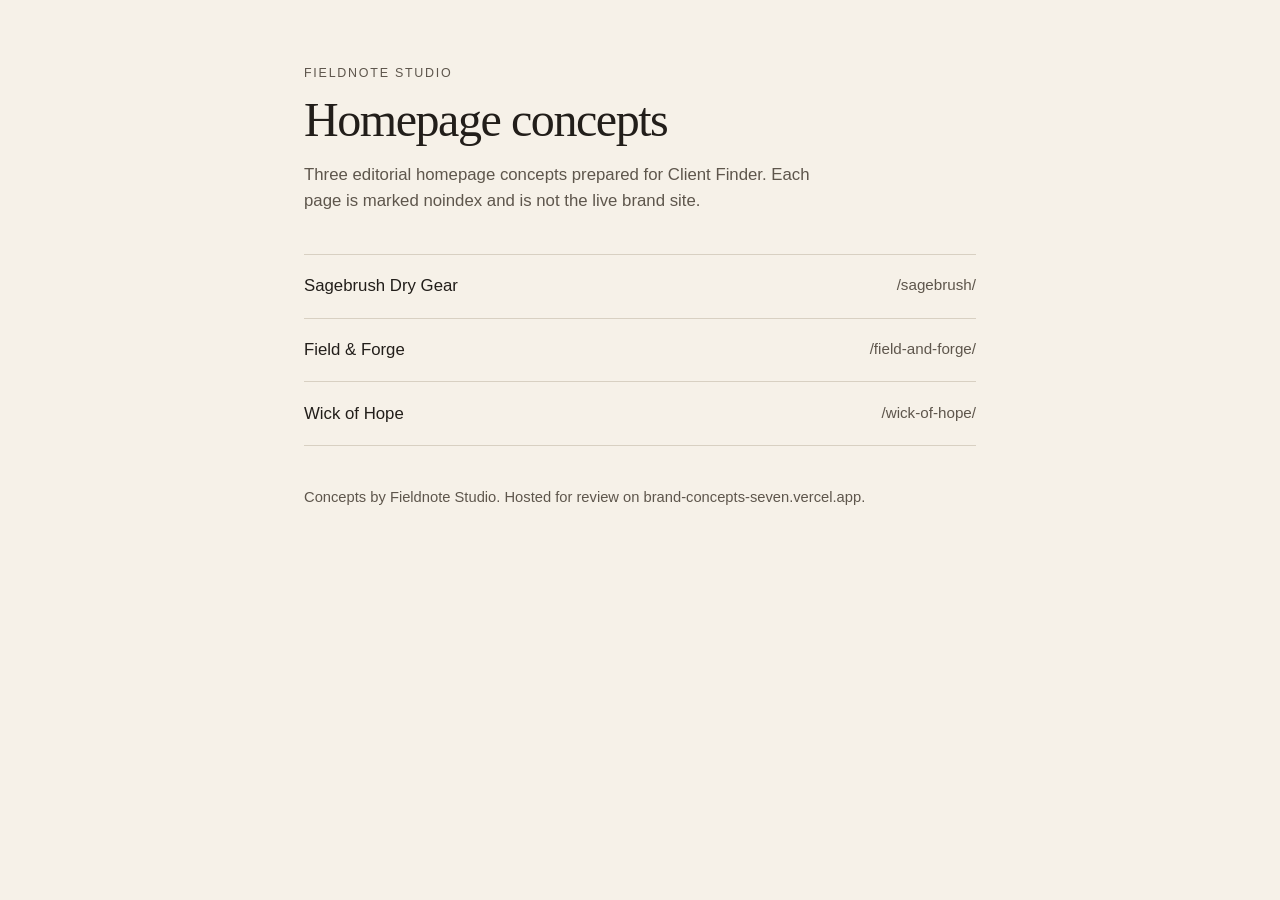
<file: index.html>
<!DOCTYPE html>
<html lang="en">
  <head>
    <meta charset="UTF-8" />
    <meta name="viewport" content="width=device-width, initial-scale=1" />
    <meta name="robots" content="noindex, nofollow" />
    <title>Fieldnote Studio — homepage concepts</title>
    <meta
      name="description"
      content="Editorial index of Fieldnote Studio homepage concepts. Not live brand sites."
    />
    <style>
      :root {
        color-scheme: light;
        --paper: #f6f1e8;
        --ink: #221e1a;
        --soft: #5e564c;
        --line: #d8d0c2;
        --serif: "Iowan Old Style", Palatino, Georgia, serif;
        --sans: "Avenir Next", "Segoe UI", sans-serif;
      }
      * { box-sizing: border-box; }
      body {
        margin: 0;
        background: var(--paper);
        color: var(--ink);
        font-family: var(--sans);
        font-size: 1.05rem;
        line-height: 1.55;
      }
      main {
        width: min(42rem, calc(100% - 2.5rem));
        margin: 0 auto;
        padding: 4rem 0 5rem;
      }
      p.eyebrow {
        margin: 0 0 0.75rem;
        font-size: 0.78rem;
        letter-spacing: 0.14em;
        text-transform: uppercase;
        color: var(--soft);
      }
      h1 {
        margin: 0 0 1rem;
        font-family: var(--serif);
        font-weight: 500;
        font-size: clamp(2rem, 5vw, 3rem);
        letter-spacing: -0.03em;
        line-height: 1.05;
      }
      .lede {
        margin: 0 0 2.5rem;
        color: var(--soft);
        max-width: 34rem;
      }
      ul {
        list-style: none;
        margin: 0;
        padding: 0;
        border-top: 1px solid var(--line);
      }
      li {
        border-bottom: 1px solid var(--line);
      }
      a {
        display: flex;
        justify-content: space-between;
        gap: 1rem;
        padding: 1.15rem 0;
        color: inherit;
        text-decoration: none;
      }
      a:hover span:first-child {
        text-decoration: underline;
        text-underline-offset: 0.2em;
      }
      .path {
        color: var(--soft);
        font-size: 0.95rem;
        white-space: nowrap;
      }
      .note {
        margin-top: 2.5rem;
        color: var(--soft);
        font-size: 0.92rem;
      }
    </style>
  </head>
  <body>
    <main>
      <p class="eyebrow">Fieldnote Studio</p>
      <h1>Homepage concepts</h1>
      <p class="lede">
        Three editorial homepage concepts prepared for Client Finder. Each page is
        marked noindex and is not the live brand site.
      </p>
      <ul>
        <li>
          <a href="/sagebrush/">
            <span>Sagebrush Dry Gear</span>
            <span class="path">/sagebrush/</span>
          </a>
        </li>
        <li>
          <a href="/field-and-forge/">
            <span>Field &amp; Forge</span>
            <span class="path">/field-and-forge/</span>
          </a>
        </li>
        <li>
          <a href="/wick-of-hope/">
            <span>Wick of Hope</span>
            <span class="path">/wick-of-hope/</span>
          </a>
        </li>
      </ul>
      <p class="note">
        Concepts by Fieldnote Studio. Hosted for review on brand-concepts-seven.vercel.app.
      </p>
    </main>
  </body>
</html>
</file>
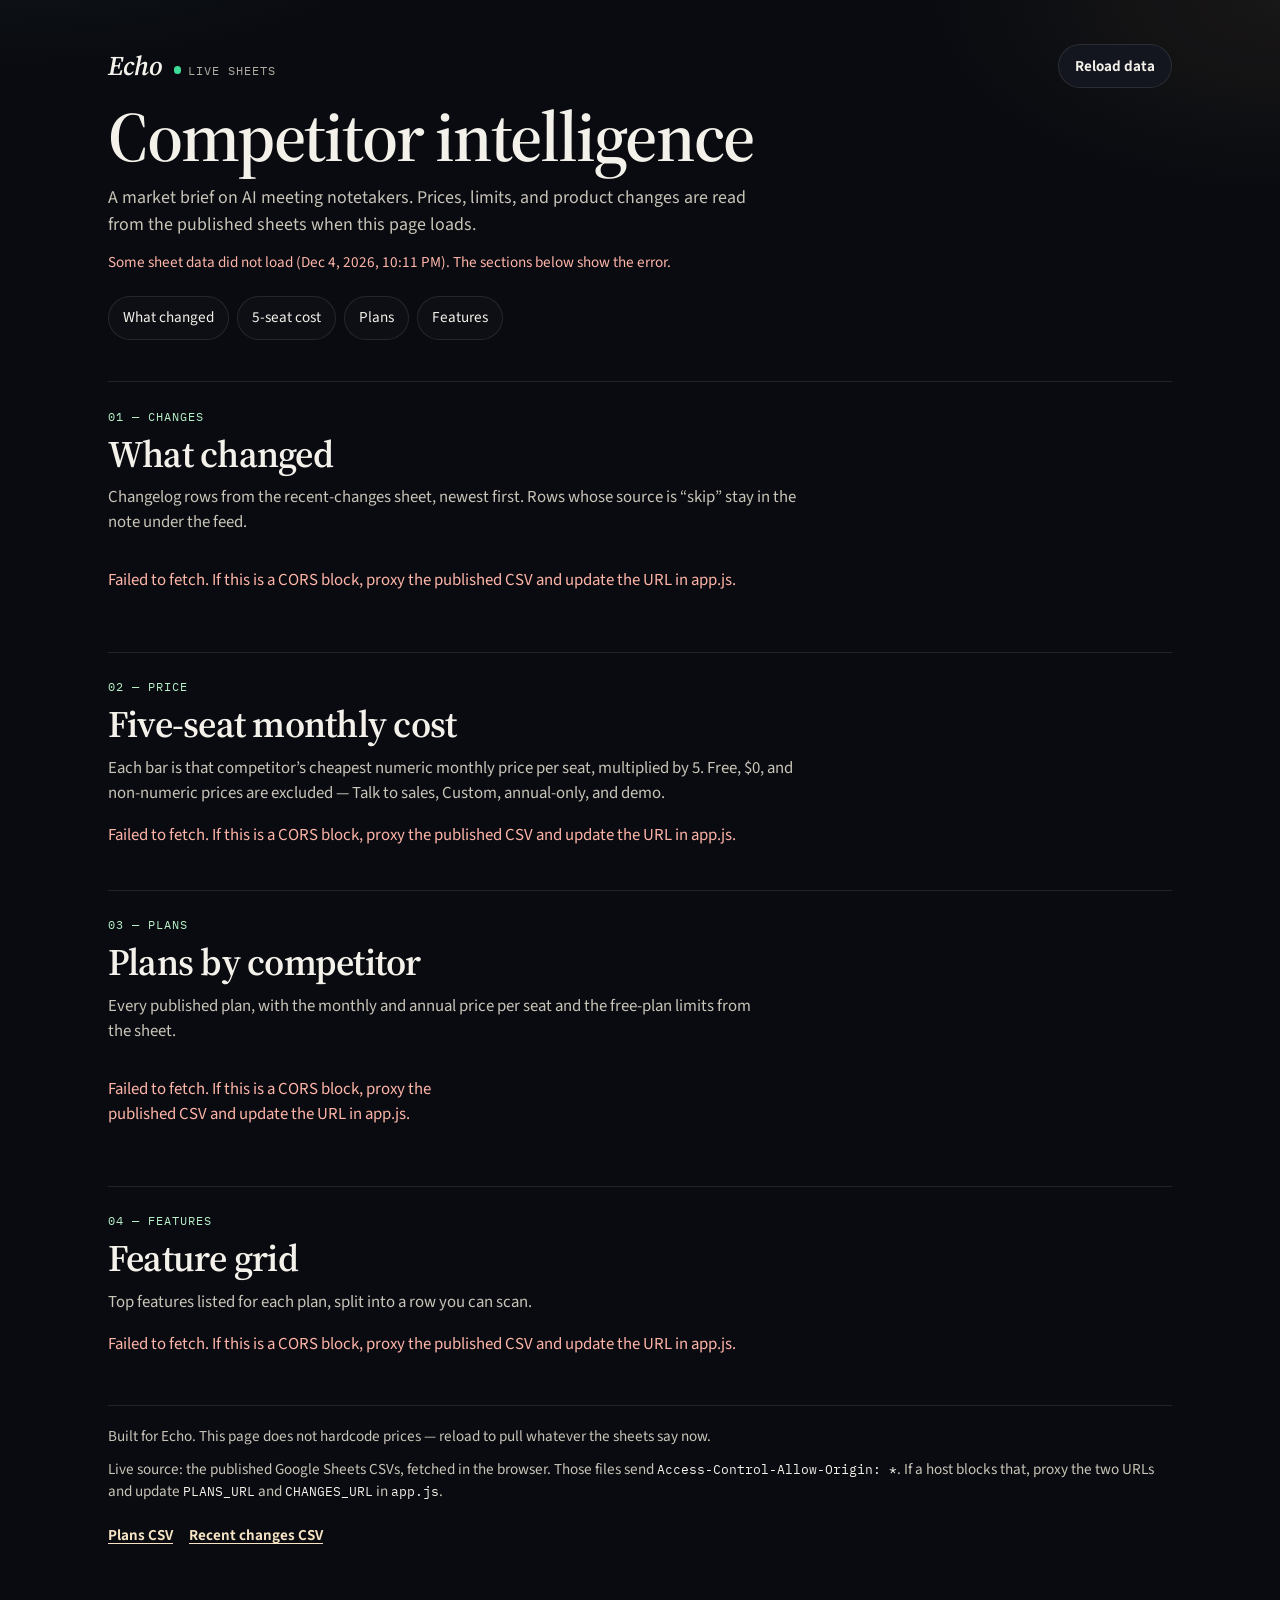
<file: echo/index.html>
<!DOCTYPE html>
<html lang="en">
<head>
  <meta charset="utf-8">
  <meta name="viewport" content="width=device-width, initial-scale=1">
  <meta name="theme-color" content="#090b10">
  <meta name="description" content="Echo competitor intelligence: live pricing, plan limits, and recent changes for AI meeting notetakers.">
  <title>Echo competitor intelligence</title>
  <link rel="icon" href="data:image/svg+xml,%3Csvg xmlns='http://www.w3.org/2000/svg' viewBox='0 0 32 32'%3E%3Crect width='32' height='32' rx='7' fill='%2312151c'/%3E%3Ctext x='16' y='22' text-anchor='middle' font-size='16' font-family='Georgia' fill='%23b7f0c8'%3EE%3C/text%3E%3C/svg%3E">
  <link rel="preconnect" href="https://fonts.googleapis.com">
  <link rel="preconnect" href="https://fonts.gstatic.com" crossorigin>
  <link href="https://fonts.googleapis.com/css2?family=IBM+Plex+Mono:wght@400;500&family=Source+Sans+3:ital,wght@0,400;0,500;0,600;0,700;1,400&family=Source+Serif+4:opsz,wght@8..60,500;8..60,600&display=swap" rel="stylesheet">
  <link rel="stylesheet" href="styles.css">
</head>
<body>
  <a class="skip" href="#what-changed">Skip to content</a>
  <div class="wrap">
    <header class="site-header">
      <div class="brand-row">
        <p class="brand">
          <span class="mark">Echo</span>
          <span class="brand-sub"><span class="dot" aria-hidden="true"></span>Live sheets</span>
        </p>
        <button type="button" class="reload" id="reload">Reload data</button>
      </div>
      <h1>Competitor intelligence</h1>
      <p class="lede">A market brief on AI meeting notetakers. Prices, limits, and product changes are read from the published sheets when this page loads.</p>
      <p id="status" class="status" role="status">Loading the latest sheets…</p>
    </header>

    <nav class="toc" aria-label="On this page">
      <a href="#what-changed">What changed</a>
      <a href="#team-cost">5-seat cost</a>
      <a href="#plans">Plans</a>
      <a href="#features">Features</a>
    </nav>

    <main id="main">
      <section class="section" id="what-changed" aria-labelledby="changed-heading">
        <header class="section-head">
          <p class="index">01 — Changes</p>
          <h2 id="changed-heading">What changed</h2>
          <p class="section-lead">Changelog rows from the recent-changes sheet, newest first. Rows whose source is “skip” stay in the note under the feed.</p>
        </header>
        <div id="feed" class="feed" aria-live="polite">
          <p class="loading">Loading recent changes…</p>
        </div>
        <div id="notes"></div>
      </section>

      <section class="section" id="team-cost" aria-labelledby="cost-heading">
        <header class="section-head">
          <p class="index">02 — Price</p>
          <h2 id="cost-heading">Five-seat monthly cost</h2>
          <p class="section-lead">Each bar is that competitor’s cheapest numeric monthly price per seat, multiplied by 5. Free, $0, and non-numeric prices are excluded — Talk to sales, Custom, annual-only, and demo.</p>
        </header>
        <div id="chart">
          <p class="loading">Loading plan prices…</p>
        </div>
      </section>

      <section class="section" id="plans" aria-labelledby="plans-heading">
        <header class="section-head">
          <p class="index">03 — Plans</p>
          <h2 id="plans-heading">Plans by competitor</h2>
          <p class="section-lead">Every published plan, with the monthly and annual price per seat and the free-plan limits from the sheet.</p>
        </header>
        <div id="plan-grid" class="plan-grid">
          <p class="loading">Loading plans…</p>
        </div>
      </section>

      <section class="section" id="features" aria-labelledby="features-heading">
        <header class="section-head">
          <p class="index">04 — Features</p>
          <h2 id="features-heading">Feature grid</h2>
          <p class="section-lead">Top features listed for each plan, split into a row you can scan.</p>
        </header>
        <div id="feature-grid">
          <p class="loading">Loading features…</p>
        </div>
      </section>
    </main>

    <footer class="site-footer">
      <p>Built for Echo. This page does not hardcode prices — reload to pull whatever the sheets say now.</p>
      <p class="proxy-note">Live source: the published Google Sheets CSVs, fetched in the browser. Those files send <code>Access-Control-Allow-Origin: *</code>. If a host blocks that, proxy the two URLs and update <code>PLANS_URL</code> and <code>CHANGES_URL</code> in <code>app.js</code>.</p>
      <p class="footer-links">
        <a id="plans-link" href="https://docs.google.com/spreadsheets/d/e/2PACX-1vQnayPtWCg_TAtnfMaGDwQKLo_6w9i-8vFoXwqW8SpDioTJEI7YX7J--phyZQrIGYaW9v8n9F6BXhuQ/pub?gid=1760620978&single=true&output=csv" target="_blank" rel="noopener noreferrer">Plans CSV</a>
        <a id="changes-link" href="https://docs.google.com/spreadsheets/d/e/2PACX-1vQnayPtWCg_TAtnfMaGDwQKLo_6w9i-8vFoXwqW8SpDioTJEI7YX7J--phyZQrIGYaW9v8n9F6BXhuQ/pub?gid=542438143&single=true&output=csv" target="_blank" rel="noopener noreferrer">Recent changes CSV</a>
      </p>
    </footer>
  </div>
  <noscript>
    <p class="noscript">This dashboard loads live pricing in the browser. Enable JavaScript to fetch the sheets.</p>
  </noscript>
  <script src="app.js" defer></script>
</body>
</html>
</file>
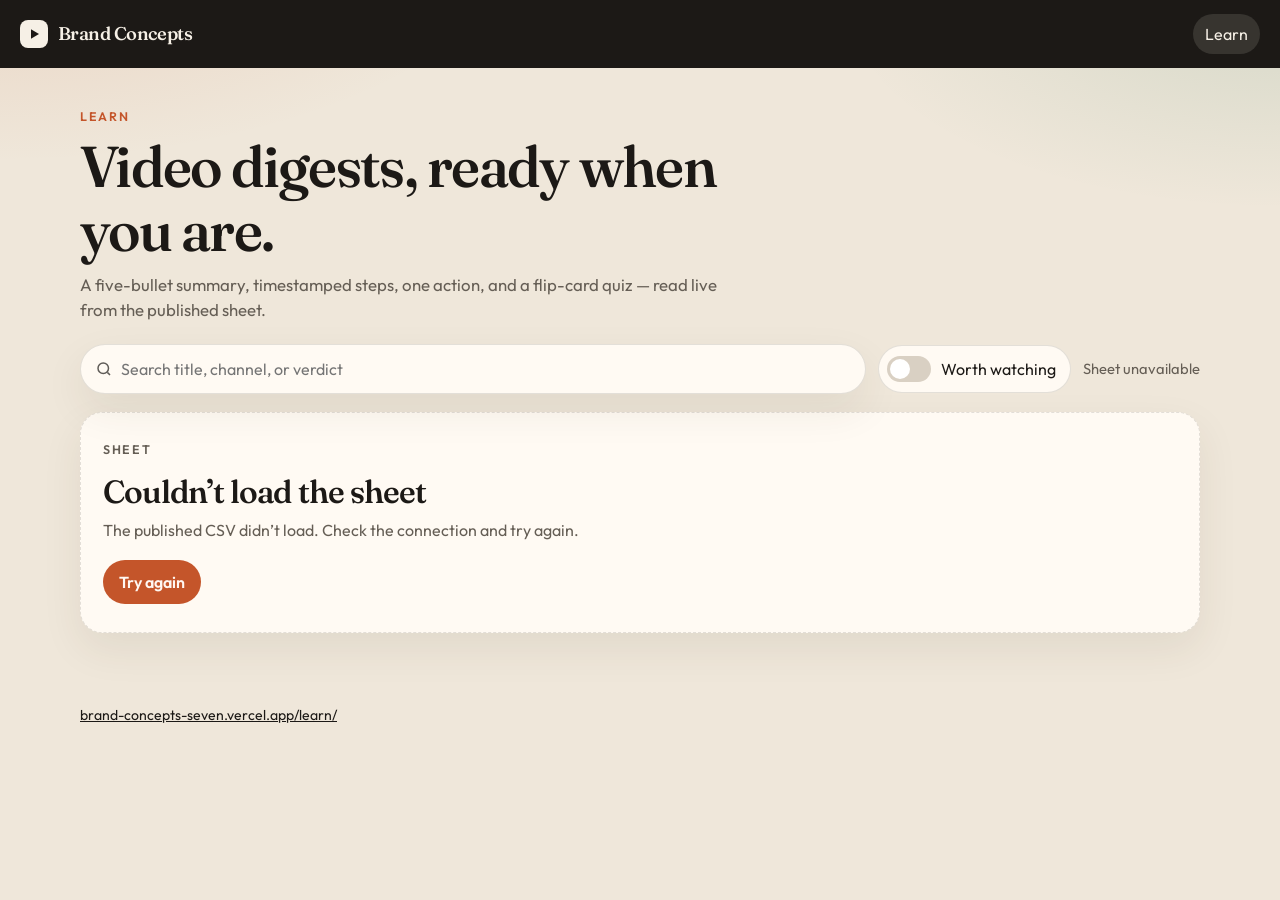
<file: learn/index.html>
<!DOCTYPE html>
<html lang="en">
  <head>
    <meta charset="utf-8" />
    <meta name="viewport" content="width=device-width, initial-scale=1" />
    <meta name="theme-color" content="#1c1916" />
    <title>Learn · Brand Concepts</title>
    <meta
      name="description"
      content="Video digests loaded live from a published sheet: summaries, timestamped steps, one action, and a flip-card quiz."
    />
    <link rel="icon" href="/learn/favicon.svg" type="image/svg+xml" />
    <link rel="preconnect" href="https://fonts.googleapis.com" />
    <link rel="preconnect" href="https://fonts.gstatic.com" crossorigin />
    <link
      href="https://fonts.googleapis.com/css2?family=Fraunces:opsz,wght@9..144,520;9..144,640&family=Outfit:wght@400;500;600&display=swap"
      rel="stylesheet"
    />
    <link rel="stylesheet" href="/learn/styles.css" />
  </head>
  <body>
    <header class="site-header">
      <a class="brand" href="/">
        <span class="mark" aria-hidden="true">
          <svg viewBox="0 0 14 14" fill="currentColor"><path d="M4 2.2v9.6l8-4.8-8-4.8z" /></svg>
        </span>
        Brand Concepts
      </a>
      <nav class="nav" aria-label="Primary">
        <a href="/learn/" aria-current="page">Learn</a>
      </nav>
    </header>

    <main class="wrap" id="main">
      <section class="hero">
        <p class="eyebrow">Learn</p>
        <h1>Video digests, ready when you are.</h1>
        <p class="lede">
          A five-bullet summary, timestamped steps, one action, and a flip-card quiz — read live from the published sheet.
        </p>
      </section>

      <div class="toolbar">
        <label class="search">
          <svg width="18" height="18" viewBox="0 0 24 24" fill="none" stroke="currentColor" stroke-width="2" aria-hidden="true">
            <circle cx="11" cy="11" r="7"></circle>
            <path d="M20 20l-3.5-3.5"></path>
          </svg>
          <span class="sr-only">Search digests</span>
          <input id="search" type="search" placeholder="Search title, channel, or verdict" autocomplete="off" />
        </label>
        <label class="switch">
          <input id="worth" type="checkbox" />
          Worth watching
        </label>
        <p class="count" id="count" aria-live="polite">Loading…</p>
      </div>

      <div id="library" class="library"></div>
    </main>

    <footer class="site-footer">
      <a href="https://brand-concepts-seven.vercel.app/learn/">brand-concepts-seven.vercel.app/learn/</a>
    </footer>

    <noscript>
      <p class="wrap">This library needs JavaScript to read the published sheet.</p>
    </noscript>
    <script type="module" src="/learn/index.js"></script>
  </body>
</html>
</file>
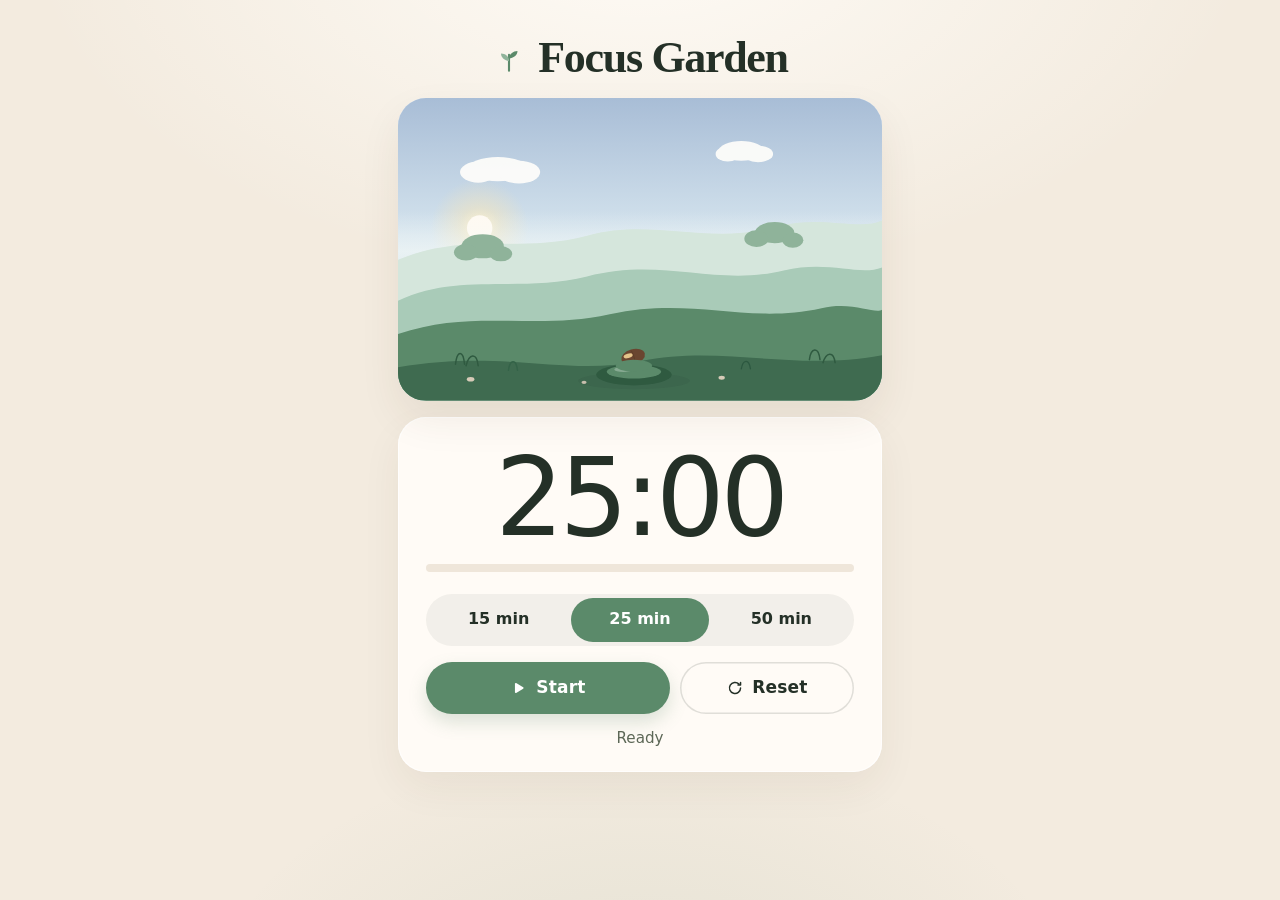
<file: builds/focus-garden/index.html>
<!DOCTYPE html>
<html lang="en">
  <head>
    <meta charset="utf-8">
    <meta name="viewport" content="width=device-width, initial-scale=1">
    <meta name="theme-color" content="#f3ebdf">
    <title>Focus Garden</title>
    <link rel="icon" href="data:image/svg+xml,%3Csvg xmlns='http://www.w3.org/2000/svg' viewBox='0 0 32 32'%3E%3Cpath d='M16 28V13' stroke='%235B8A6A' stroke-width='2' stroke-linecap='round' fill='none'/%3E%3Cpath d='M16 19c-4-.6-7.5-3.2-7.5-7.2 4.2.2 6.6 2.4 7.5 5.6' fill='%238FB39A'/%3E%3Cpath d='M16 16.5c4-.7 8-3 8-7.2-4.4.3-6.8 2.6-8 5.8' fill='%235B8A6A'/%3E%3C/svg%3E">
    <link rel="stylesheet" href="styles.css">
  </head>
  <body>
    <main class="app" id="app" data-phase="idle">
      <header class="mast">
        <svg class="mark" viewBox="0 0 32 32" aria-hidden="true">
          <path d="M16 28V13" fill="none" stroke="#5B8A6A" stroke-width="2" stroke-linecap="round"></path>
          <path d="M16 19c-4-.6-7.5-3.2-7.5-7.2 4.2.2 6.6 2.4 7.5 5.6" fill="#8FB39A"></path>
          <path d="M16 16.5c4-.7 8-3 8-7.2-4.4.3-6.8 2.6-8 5.8" fill="#5B8A6A"></path>
        </svg>
        <h1>Focus Garden</h1>
      </header>

      <section id="scene" aria-label="Garden scene" data-stage="seed" data-critters="">
        <p id="scene-status" class="visually-hidden" aria-live="polite">A seed rests in the soil.</p>
        <svg class="scene-art" viewBox="0 0 640 400" preserveAspectRatio="xMidYMid slice" aria-hidden="true">
          <defs>
            <linearGradient id="fg-sky-morning" x1="0" y1="0" x2="0" y2="1">
              <stop offset="0%" stop-color="#A8BDD6"></stop>
              <stop offset="46%" stop-color="#D5E4EE"></stop>
              <stop offset="100%" stop-color="#E7F2EA"></stop>
            </linearGradient>
            <linearGradient id="fg-sky-midday" x1="0" y1="0" x2="0" y2="1">
              <stop offset="0%" stop-color="#6EB4E2"></stop>
              <stop offset="42%" stop-color="#C9EEE6"></stop>
              <stop offset="100%" stop-color="#F4F7EE"></stop>
            </linearGradient>
            <linearGradient id="fg-sky-evening" x1="0" y1="0" x2="0" y2="1">
              <stop offset="0%" stop-color="#EF9358"></stop>
              <stop offset="34%" stop-color="#F6C592"></stop>
              <stop offset="68%" stop-color="#F7E6CF"></stop>
              <stop offset="100%" stop-color="#E4EFE4"></stop>
            </linearGradient>
            <radialGradient id="fg-sun-halo" cx="50%" cy="50%" r="50%">
              <stop offset="0%" stop-color="#FFF6D8" stop-opacity="0.95"></stop>
              <stop offset="42%" stop-color="#FFE7B0" stop-opacity="0.42"></stop>
              <stop offset="100%" stop-color="#FFE7B0" stop-opacity="0"></stop>
            </radialGradient>
            <radialGradient id="fg-sun-warm" cx="50%" cy="50%" r="50%">
              <stop offset="0%" stop-color="#FFB15A" stop-opacity="0.9"></stop>
              <stop offset="48%" stop-color="#FF9442" stop-opacity="0.38"></stop>
              <stop offset="100%" stop-color="#FF9442" stop-opacity="0"></stop>
            </radialGradient>
            <linearGradient id="fg-mist" x1="0" y1="0" x2="0" y2="1">
              <stop offset="0%" stop-color="#F4F8F6" stop-opacity="0"></stop>
              <stop offset="48%" stop-color="#F7FBF8" stop-opacity="0.8"></stop>
              <stop offset="100%" stop-color="#F7FBF8" stop-opacity="0"></stop>
            </linearGradient>
          </defs>

          <g class="sky sky-morning">
            <rect width="640" height="400" fill="url(#fg-sky-morning)"></rect>
          </g>
          <g class="sky sky-midday">
            <rect width="640" height="400" fill="url(#fg-sky-midday)"></rect>
          </g>
          <g class="sky sky-evening">
            <rect width="640" height="400" fill="url(#fg-sky-evening)"></rect>
          </g>

          <g class="sun" transform="translate(108 172) scale(1.12)">
            <circle class="sun-halo" r="58" fill="url(#fg-sun-halo)"></circle>
            <circle class="sun-warm" r="58" fill="url(#fg-sun-warm)"></circle>
            <circle class="sun-core" r="15" fill="#FFFAF2"></circle>
          </g>

          <g transform="translate(132 84)">
            <g class="cloud cloud-a">
              <ellipse cx="0" cy="10" rx="40" ry="16" fill="#FFFEFB"></ellipse>
              <ellipse cx="-26" cy="14" rx="24" ry="14" fill="#FFFEFB"></ellipse>
              <ellipse cx="28" cy="14" rx="28" ry="15" fill="#FFFEFB"></ellipse>
            </g>
          </g>
          <g transform="translate(454 62)">
            <g class="cloud cloud-b">
              <ellipse cx="0" cy="8" rx="30" ry="13" fill="#FFFEFB"></ellipse>
              <ellipse cx="22" cy="12" rx="20" ry="11" fill="#FFFEFB"></ellipse>
              <ellipse cx="-18" cy="12" rx="16" ry="10" fill="#FFFEFB"></ellipse>
            </g>
          </g>

          <rect class="mist" x="0" y="150" width="640" height="110" fill="url(#fg-mist)"></rect>

          <g transform="translate(548 78)">
            <g class="critter critter-bird">
              <g class="critter-motion">
                <path d="M12 0C22 -2 32 -10 34 -4C28 0 20 2 12 2Z" fill="#243027"></path>
                <path d="M12 3C22 6 32 12 34 5C26 8 18 6 12 3Z" fill="#3F6B50"></path>
                <ellipse cx="0" cy="2" rx="16" ry="9" fill="#243027"></ellipse>
                <ellipse cx="-1" cy="5" rx="9" ry="5" fill="#F3EBDF"></ellipse>
                <g class="bird-wing">
                  <path d="M-1 0C8 1 12 10 3 12C-5 10 -9 4 -1 0Z" fill="#5B8A6A"></path>
                </g>
                <circle cx="-13" cy="-3" r="7.5" fill="#243027"></circle>
                <path d="M-19 -3L-29 -1L-19 2.5Z" fill="#E7B15A"></path>
                <circle cx="-15" cy="-4.4" r="1.7" fill="#FFFAF4"></circle>
                <circle cx="-15.45" cy="-4.4" r="0.8" fill="#243027"></circle>
              </g>
            </g>
          </g>

          <path fill="#D5E6DC" d="M0 214C90 176 160 206 250 182C340 158 410 196 500 170C560 154 610 176 640 162V400H0V214Z"></path>
          <g fill="#8FB39A">
            <ellipse cx="112" cy="196" rx="28" ry="16"></ellipse>
            <ellipse cx="90" cy="204" rx="16" ry="11"></ellipse>
            <ellipse cx="136" cy="206" rx="15" ry="10"></ellipse>
            <ellipse cx="498" cy="178" rx="26" ry="14"></ellipse>
            <ellipse cx="474" cy="186" rx="16" ry="11"></ellipse>
            <ellipse cx="522" cy="188" rx="14" ry="10"></ellipse>
          </g>
          <path fill="#A9CBB8" d="M0 268C80 230 160 258 250 236C350 210 420 250 510 228C570 214 610 236 640 224V400H0V268Z"></path>
          <path fill="#5B8A6A" d="M0 312C100 278 180 308 280 286C390 262 460 300 560 278C600 268 630 286 640 280V400H0V312Z"></path>
          <path fill="#3F6B50" d="M0 356C140 332 220 368 320 348C430 326 520 362 640 340V400H0V356Z"></path>
          <rect class="ground-warm" x="0" y="250" width="640" height="150" fill="#F0A56A"></rect>

          <g class="tufts" fill="none" stroke-linecap="round">
            <path d="M76 352C78 334 86 332 88 352" stroke="#2F5A40" stroke-width="2"></path>
            <path d="M90 354C94 338 104 336 106 354" stroke="#2F5A40" stroke-width="2"></path>
            <path d="M146 360C148 346 156 344 158 360" stroke="#346348" stroke-width="2"></path>
            <path d="M544 346C546 330 556 328 558 346" stroke="#2F5A40" stroke-width="2"></path>
            <path d="M562 350C566 336 576 334 578 350" stroke="#2F5A40" stroke-width="2"></path>
            <path d="M454 358C456 346 464 344 466 358" stroke="#2C5840" stroke-width="1.8"></path>
          </g>
          <g fill="#D7CBB8">
            <ellipse cx="96" cy="372" rx="5" ry="3"></ellipse>
            <ellipse cx="428" cy="370" rx="4.2" ry="2.6"></ellipse>
            <ellipse cx="246" cy="376" rx="3.4" ry="2.1"></ellipse>
          </g>

          <ellipse cx="312" cy="374" rx="74" ry="11" fill="#243027" opacity="0.08"></ellipse>
          <ellipse cx="312" cy="366" rx="50" ry="14" fill="#2F5A40"></ellipse>
          <ellipse cx="312" cy="362" rx="36" ry="9" fill="#5B8A6A"></ellipse>
          <ellipse cx="298" cy="359" rx="12" ry="3.2" fill="#EDF6F0" opacity="0.3"></ellipse>

          <g class="plant plant-seed">
            <g transform="rotate(-16 312 346)">
              <ellipse cx="312" cy="342" rx="16" ry="10" fill="#6A4630"></ellipse>
              <ellipse cx="306" cy="339" rx="6.2" ry="3" fill="#E4C48A"></ellipse>
              <path d="M312 334C314 340 313 348 312 352" fill="none" stroke="#4A3018" stroke-width="1.1" stroke-linecap="round" opacity="0.4"></path>
            </g>
            <ellipse cx="312" cy="354" rx="24" ry="8" fill="#5B8A6A"></ellipse>
          </g>

          <g class="plant plant-sprout">
            <g class="plant-sway">
              <path d="M312 364C311 348 309 334 308 318" fill="none" stroke="#3F6B50" stroke-width="5.5" stroke-linecap="round"></path>
              <path d="M312 364C311 348 309 334 308 318" fill="none" stroke="#9DC7AD" stroke-width="2" stroke-linecap="round" opacity="0.7"></path>
              <ellipse cx="284" cy="312" rx="22" ry="8" fill="#3F6B50" transform="rotate(48 284 312)"></ellipse>
              <ellipse cx="338" cy="308" rx="24" ry="8.5" fill="#2F5A40" transform="rotate(-42 338 308)"></ellipse>
            </g>
          </g>

          <g class="plant plant-leaves">
            <g class="plant-sway">
              <path d="M312 364C311 348 309 334 308 318" fill="none" stroke="#3F6B50" stroke-width="5.5" stroke-linecap="round"></path>
              <path d="M308 318C306 298 311 272 309 250" fill="none" stroke="#3F6B50" stroke-width="5.5" stroke-linecap="round"></path>
              <path d="M312 364C311 348 309 334 308 318" fill="none" stroke="#9DC7AD" stroke-width="2" stroke-linecap="round" opacity="0.7"></path>
              <path d="M308 318C306 298 311 272 309 250" fill="none" stroke="#9DC7AD" stroke-width="2" stroke-linecap="round" opacity="0.7"></path>
              <ellipse cx="284" cy="312" rx="22" ry="8" fill="#3F6B50" transform="rotate(48 284 312)"></ellipse>
              <ellipse cx="338" cy="308" rx="24" ry="8.5" fill="#2F5A40" transform="rotate(-42 338 308)"></ellipse>
              <ellipse cx="258" cy="274" rx="30" ry="10" fill="#5B8A6A" transform="rotate(38 258 274)"></ellipse>
              <ellipse cx="362" cy="260" rx="32" ry="10" fill="#3F6B50" transform="rotate(-36 362 260)"></ellipse>
            </g>
          </g>

          <g class="plant plant-tall">
            <g class="plant-sway">
              <path d="M312 364C311 348 309 334 308 318" fill="none" stroke="#3F6B50" stroke-width="5.5" stroke-linecap="round"></path>
              <path d="M308 318C306 298 311 272 309 250" fill="none" stroke="#3F6B50" stroke-width="5.5" stroke-linecap="round"></path>
              <path d="M309 250C307 226 314 198 305 174" fill="none" stroke="#3F6B50" stroke-width="5.5" stroke-linecap="round"></path>
              <path d="M312 364C311 348 309 334 308 318" fill="none" stroke="#9DC7AD" stroke-width="2" stroke-linecap="round" opacity="0.7"></path>
              <path d="M308 318C306 298 311 272 309 250" fill="none" stroke="#9DC7AD" stroke-width="2" stroke-linecap="round" opacity="0.7"></path>
              <path d="M309 250C307 226 314 198 305 174" fill="none" stroke="#9DC7AD" stroke-width="2" stroke-linecap="round" opacity="0.7"></path>
              <ellipse cx="284" cy="312" rx="22" ry="8" fill="#3F6B50" transform="rotate(48 284 312)"></ellipse>
              <ellipse cx="338" cy="308" rx="24" ry="8.5" fill="#2F5A40" transform="rotate(-42 338 308)"></ellipse>
              <ellipse cx="258" cy="274" rx="30" ry="10" fill="#5B8A6A" transform="rotate(38 258 274)"></ellipse>
              <ellipse cx="362" cy="260" rx="32" ry="10" fill="#3F6B50" transform="rotate(-36 362 260)"></ellipse>
              <ellipse cx="256" cy="212" rx="28" ry="9" fill="#8FB39A" transform="rotate(44 256 212)"></ellipse>
              <ellipse cx="358" cy="190" rx="30" ry="9.5" fill="#5B8A6A" transform="rotate(-40 358 190)"></ellipse>
              <g class="bud" transform="translate(305 156)">
                <path d="M0 12C-8 6-7-10 0-18C7-10 8 6 0 12Z" fill="#8FB39A"></path>
                <path d="M0 12C-5 4-4-1 0-4C4-1 5 4 0 12Z" fill="#3F6B50"></path>
              </g>
              <g class="bud" transform="translate(346 188) scale(0.78)">
                <path d="M0 12C-8 6-7-10 0-18C7-10 8 6 0 12Z" fill="#8FB39A"></path>
                <path d="M0 12C-5 4-4-1 0-4C4-1 5 4 0 12Z" fill="#3F6B50"></path>
              </g>
              <g class="bud" transform="translate(258 208) scale(0.62)">
                <path d="M0 12C-8 6-7-10 0-18C7-10 8 6 0 12Z" fill="#8FB39A"></path>
                <path d="M0 12C-5 4-4-1 0-4C4-1 5 4 0 12Z" fill="#3F6B50"></path>
              </g>
            </g>
          </g>

          <g class="plant plant-bloom">
            <g class="plant-sway">
              <path d="M312 364C311 348 309 334 308 318" fill="none" stroke="#3F6B50" stroke-width="5.5" stroke-linecap="round"></path>
              <path d="M308 318C306 298 311 272 309 250" fill="none" stroke="#3F6B50" stroke-width="5.5" stroke-linecap="round"></path>
              <path d="M309 250C307 226 314 198 305 174" fill="none" stroke="#3F6B50" stroke-width="5.5" stroke-linecap="round"></path>
              <path d="M312 364C311 348 309 334 308 318" fill="none" stroke="#9DC7AD" stroke-width="2" stroke-linecap="round" opacity="0.7"></path>
              <path d="M308 318C306 298 311 272 309 250" fill="none" stroke="#9DC7AD" stroke-width="2" stroke-linecap="round" opacity="0.7"></path>
              <path d="M309 250C307 226 314 198 305 174" fill="none" stroke="#9DC7AD" stroke-width="2" stroke-linecap="round" opacity="0.7"></path>
              <ellipse cx="284" cy="312" rx="22" ry="8" fill="#3F6B50" transform="rotate(48 284 312)"></ellipse>
              <ellipse cx="338" cy="308" rx="24" ry="8.5" fill="#2F5A40" transform="rotate(-42 338 308)"></ellipse>
              <ellipse cx="258" cy="274" rx="30" ry="10" fill="#5B8A6A" transform="rotate(38 258 274)"></ellipse>
              <ellipse cx="362" cy="260" rx="32" ry="10" fill="#3F6B50" transform="rotate(-36 362 260)"></ellipse>
              <ellipse cx="256" cy="212" rx="28" ry="9" fill="#8FB39A" transform="rotate(44 256 212)"></ellipse>
              <ellipse cx="358" cy="190" rx="30" ry="9.5" fill="#5B8A6A" transform="rotate(-40 358 190)"></ellipse>
              <circle cx="248" cy="272" r="2.1" fill="#F7FBF8" opacity="0.85"></circle>
              <circle cx="376" cy="240" r="1.7" fill="#F7FBF8" opacity="0.8"></circle>
              <g class="bloom-cluster">
                <g class="flower" transform="translate(305 150)">
                  <ellipse cy="10" rx="6.5" ry="4" fill="#3F6B50"></ellipse>
                  <path fill="#FFFAF4" d="M0 3C7-6 8-18 0-28C-8-18-7-6 0 3Z"></path>
                  <path fill="#F6F1E6" d="M0 3C7-6 8-18 0-28C-8-18-7-6 0 3Z" transform="rotate(72)"></path>
                  <path fill="#FFFAF4" d="M0 3C7-6 8-18 0-28C-8-18-7-6 0 3Z" transform="rotate(144)"></path>
                  <path fill="#F4EEE4" d="M0 3C7-6 8-18 0-28C-8-18-7-6 0 3Z" transform="rotate(216)"></path>
                  <path fill="#FFFAF4" d="M0 3C7-6 8-18 0-28C-8-18-7-6 0 3Z" transform="rotate(288)"></path>
                  <circle r="6.5" fill="#5B8A6A"></circle>
                  <circle cy="-0.6" r="2.6" fill="#F0D48A"></circle>
                </g>
                <g class="flower" transform="translate(346 184) scale(0.78)">
                  <ellipse cy="10" rx="6.5" ry="4" fill="#3F6B50"></ellipse>
                  <path fill="#FFFAF4" d="M0 3C7-6 8-18 0-28C-8-18-7-6 0 3Z"></path>
                  <path fill="#F6F1E6" d="M0 3C7-6 8-18 0-28C-8-18-7-6 0 3Z" transform="rotate(72)"></path>
                  <path fill="#FFFAF4" d="M0 3C7-6 8-18 0-28C-8-18-7-6 0 3Z" transform="rotate(144)"></path>
                  <path fill="#F4EEE4" d="M0 3C7-6 8-18 0-28C-8-18-7-6 0 3Z" transform="rotate(216)"></path>
                  <path fill="#FFFAF4" d="M0 3C7-6 8-18 0-28C-8-18-7-6 0 3Z" transform="rotate(288)"></path>
                  <circle r="6.5" fill="#5B8A6A"></circle>
                  <circle cy="-0.6" r="2.6" fill="#F0D48A"></circle>
                </g>
                <g class="flower" transform="translate(258 204) scale(0.62)">
                  <ellipse cy="10" rx="6.5" ry="4" fill="#3F6B50"></ellipse>
                  <path fill="#FFFAF4" d="M0 3C7-6 8-18 0-28C-8-18-7-6 0 3Z"></path>
                  <path fill="#F6F1E6" d="M0 3C7-6 8-18 0-28C-8-18-7-6 0 3Z" transform="rotate(72)"></path>
                  <path fill="#FFFAF4" d="M0 3C7-6 8-18 0-28C-8-18-7-6 0 3Z" transform="rotate(144)"></path>
                  <path fill="#F4EEE4" d="M0 3C7-6 8-18 0-28C-8-18-7-6 0 3Z" transform="rotate(216)"></path>
                  <path fill="#FFFAF4" d="M0 3C7-6 8-18 0-28C-8-18-7-6 0 3Z" transform="rotate(288)"></path>
                  <circle r="6.5" fill="#5B8A6A"></circle>
                  <circle cy="-0.6" r="2.6" fill="#F0D48A"></circle>
                </g>
              </g>
            </g>
          </g>

          <g class="fallen-petals">
            <ellipse cx="268" cy="366" rx="8" ry="3.8" fill="#FFFAF4" transform="rotate(-24 268 366)"></ellipse>
            <ellipse cx="362" cy="370" rx="7" ry="3.4" fill="#F3E6D4" transform="rotate(18 362 370)"></ellipse>
          </g>

          <g transform="translate(108 348) scale(1.22)">
            <g class="critter critter-snail">
              <g class="critter-motion">
                <ellipse cx="6" cy="12" rx="16" ry="3.2" fill="#243027" opacity="0.1"></ellipse>
                <path d="M-4 8C6 8 14 7 26 5" fill="none" stroke="#7D9E86" stroke-width="5" stroke-linecap="round"></path>
                <path d="M20 4C23 -2 24 -8 21 -10" fill="none" stroke="#7D9E86" stroke-width="1.7" stroke-linecap="round"></path>
                <circle cx="21" cy="-11" r="1.15" fill="#243027"></circle>
                <path d="M14 5C16 -1 17 -5 15 -7" fill="none" stroke="#7D9E86" stroke-width="1.45" stroke-linecap="round"></path>
                <circle cx="15" cy="-8" r="1" fill="#243027"></circle>
                <circle cx="2" cy="1" r="12" fill="#5B8A6A"></circle>
                <circle cx="2" cy="1" r="7" fill="none" stroke="#E7F3EB" stroke-width="1.7"></circle>
                <circle cx="0" cy="2" r="2.6" fill="none" stroke="#E7F3EB" stroke-width="1.25"></circle>
              </g>
            </g>
          </g>

          <g transform="translate(198 354) scale(1.18)">
            <g class="critter critter-beetle">
              <g class="critter-motion">
                <ellipse cx="0" cy="11" rx="12" ry="3" fill="#243027" opacity="0.1"></ellipse>
                <ellipse cx="0" cy="2" rx="13" ry="8.5" fill="#5B8A6A"></ellipse>
                <ellipse cx="-1" cy="1" rx="9" ry="6" fill="#3F6B50"></ellipse>
                <path d="M0 -5V9" stroke="#2F5A40" stroke-width="1.1" opacity="0.55"></path>
                <circle cx="4" cy="-1" r="1.5" fill="#F4F7F2" opacity="0.85"></circle>
                <circle cx="-5" cy="0" r="1.25" fill="#F4F7F2" opacity="0.75"></circle>
                <circle cx="11" cy="0" r="4.6" fill="#243027"></circle>
                <circle cx="12.3" cy="-0.8" r="1" fill="#FFFFFF"></circle>
                <path d="M-7 8L-12 14M-1 9L-2 15M7 8L11 14" fill="none" stroke="#243027" stroke-width="1.35" stroke-linecap="round"></path>
              </g>
            </g>
          </g>

          <g transform="translate(168 150)">
            <g class="critter critter-butterfly">
              <g class="critter-motion">
                <g class="wing wing-left">
                  <ellipse cx="-16" cy="-8" rx="18" ry="12" fill="#8FB39A"></ellipse>
                  <ellipse cx="-13" cy="8" rx="13" ry="10" fill="#5B8A6A"></ellipse>
                  <ellipse cx="-16" cy="-8" rx="7" ry="5" fill="#F7F3EA" opacity="0.75"></ellipse>
                </g>
                <g class="wing wing-right">
                  <ellipse cx="16" cy="-8" rx="18" ry="12" fill="#8FB39A"></ellipse>
                  <ellipse cx="13" cy="8" rx="13" ry="10" fill="#5B8A6A"></ellipse>
                  <ellipse cx="16" cy="-8" rx="7" ry="5" fill="#F7F3EA" opacity="0.75"></ellipse>
                </g>
                <rect x="-1.4" y="-14" width="2.8" height="26" rx="1.4" fill="#243027"></rect>
                <circle cy="-15" r="2.2" fill="#243027"></circle>
                <path d="M-1 -16C-5 -23 -9 -23 -9 -18" fill="none" stroke="#243027" stroke-width="1.1" stroke-linecap="round"></path>
                <path d="M1 -16C5 -23 9 -23 9 -18" fill="none" stroke="#243027" stroke-width="1.1" stroke-linecap="round"></path>
              </g>
            </g>
          </g>

          <g class="critter critter-firefly">
            <g transform="translate(236 124)">
              <g class="firefly">
                <circle class="firefly-glow" r="14" fill="#FFF4C8"></circle>
                <circle r="2.5" fill="#FFFAF0"></circle>
              </g>
            </g>
            <g transform="translate(404 168)">
              <g class="firefly">
                <circle class="firefly-glow" r="12" fill="#FFF4C8"></circle>
                <circle r="2.2" fill="#FFFAF0"></circle>
              </g>
            </g>
            <g transform="translate(360 96)">
              <g class="firefly">
                <circle class="firefly-glow" r="10" fill="#FFF4C8"></circle>
                <circle r="2" fill="#FFFAF0"></circle>
              </g>
            </g>
          </g>
        </svg>
      </section>

      <section class="panel" aria-labelledby="timer-heading">
        <h2 id="timer-heading" class="visually-hidden">Focus timer</h2>
        <time id="time" class="time" role="timer" aria-label="Time remaining" datetime="PT25M">25:00</time>
        <div
          id="track"
          class="track"
          role="progressbar"
          aria-valuemin="0"
          aria-valuemax="100"
          aria-valuenow="0"
          aria-label="Session progress"
        >
          <span class="track-fill"></span>
        </div>

        <div class="durations" id="durations" role="radiogroup" aria-label="Session length">
          <label class="duration">
            <input type="radio" name="minutes" value="15">
            <span>15 min</span>
          </label>
          <label class="duration">
            <input type="radio" name="minutes" value="25" checked>
            <span>25 min</span>
          </label>
          <label class="duration">
            <input type="radio" name="minutes" value="50">
            <span>50 min</span>
          </label>
        </div>

        <div class="controls">
          <button type="button" id="toggle" class="btn btn-primary" aria-pressed="false">
            <svg class="icon" id="icon-play" viewBox="0 0 24 24" aria-hidden="true">
              <path fill="currentColor" d="M8.2 5.35c-.72-.43-1.64.09-1.64.92v11.46c0 .83.92 1.35 1.64.92l9.35-5.73c.7-.43.7-1.41 0-1.84L8.2 5.35z"></path>
            </svg>
            <svg class="icon" id="icon-pause" viewBox="0 0 24 24" aria-hidden="true" hidden>
              <rect x="6" y="5" width="4.2" height="14" rx="1.3" fill="currentColor"></rect>
              <rect x="13.8" y="5" width="4.2" height="14" rx="1.3" fill="currentColor"></rect>
            </svg>
            <span id="toggle-label">Start</span>
          </button>
          <button type="button" id="reset" class="btn btn-ghost">
            <svg class="icon" viewBox="0 0 24 24" aria-hidden="true">
              <path fill="none" stroke="currentColor" stroke-width="2" stroke-linecap="round" stroke-linejoin="round" d="M19.4 12a7.4 7.4 0 1 1-2.05-5.15"></path>
              <path fill="none" stroke="currentColor" stroke-width="2" stroke-linecap="round" stroke-linejoin="round" d="M19.4 4.6V8h-3.4"></path>
            </svg>
            <span>Reset</span>
          </button>
        </div>
        <p id="status" class="phase" aria-live="polite" aria-atomic="true">Ready</p>
      </section>
    </main>
    <script src="app.js"></script>
  </body>
</html>
</file>
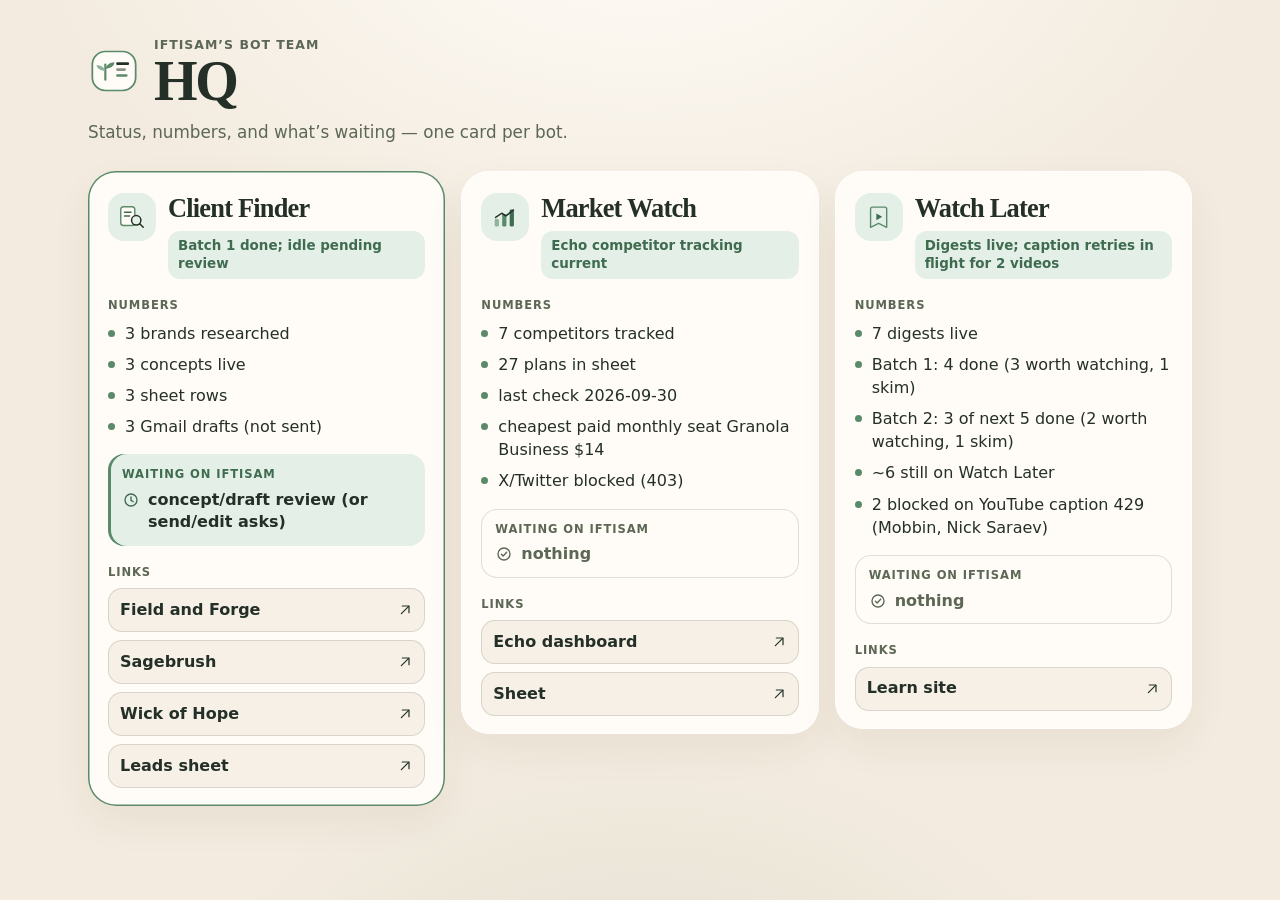
<file: builds/hq/index.html>
<!DOCTYPE html>
<html lang="en">
  <head>
    <meta charset="utf-8">
    <meta name="viewport" content="width=device-width, initial-scale=1">
    <meta name="theme-color" content="#f3ebdf">
    <meta name="description" content="HQ dashboard for Iftisam’s bot team: Client Finder, Market Watch, and Watch Later.">
    <title>HQ · Bot team</title>
    <link rel="icon" href="data:image/svg+xml,%3Csvg xmlns='http://www.w3.org/2000/svg' viewBox='0 0 32 32'%3E%3Crect x='3' y='5' width='26' height='22' rx='6' fill='%23fffbf6' stroke='%235B8A6A' stroke-width='1.6'/%3E%3Cpath d='M10 22V13' stroke='%235B8A6A' stroke-width='1.6' stroke-linecap='round'/%3E%3Cpath d='M10 17c-3-.3-5-1.8-5-3.8 2.6.2 4 1.4 5 3.1' fill='%238FB39A'/%3E%3Cpath d='M10 15.5c3-.4 5.2-1.8 5.2-4-2.8.2-4.3 1.5-5.2 3.4' fill='%235B8A6A'/%3E%3Crect x='17' y='12' width='8' height='2' rx='1' fill='%23243027'/%3E%3Crect x='17' y='16.5' width='6' height='2' rx='1' fill='%235c6756'/%3E%3Crect x='17' y='21' width='7' height='2' rx='1' fill='%235B8A6A'/%3E%3C/svg%3E">
    <link rel="stylesheet" href="styles.css">
  </head>
  <body>
    <main class="app">
      <header class="mast">
        <svg class="mark" viewBox="0 0 48 48" aria-hidden="true">
          <rect x="4" y="6" width="40" height="36" rx="12" fill="#fffbf6" stroke="#5B8A6A" stroke-width="1.6"></rect>
          <path d="M16 32V18" fill="none" stroke="#5B8A6A" stroke-width="2" stroke-linecap="round"></path>
          <path d="M16 24c-5-.5-8-2.6-8-5.6 4.2.3 6.4 2 7.6 4.4" fill="#8FB39A"></path>
          <path d="M16 22c5-.6 8.4-2.6 8.4-6-4.4.3-6.6 2.2-8 4.8" fill="#5B8A6A"></path>
          <rect x="26" y="16" width="12" height="2.4" rx="1.2" fill="#243027"></rect>
          <rect x="26" y="21.5" width="9" height="2.4" rx="1.2" fill="#5c6756" opacity="0.7"></rect>
          <rect x="26" y="27" width="10.5" height="2.4" rx="1.2" fill="#5B8A6A"></rect>
        </svg>
        <div>
          <p class="kicker">Iftisam’s bot team</p>
          <h1>HQ</h1>
        </div>
      </header>
      <p class="lede">Status, numbers, and what’s waiting — one card per bot.</p>

      <section class="board" aria-label="Bots">
        <article class="card is-waiting">
          <div class="card-rise">
            <header class="card-top">
              <span class="bot-icon">
                <svg viewBox="0 0 32 32" aria-hidden="true">
                  <rect x="4" y="5" width="15" height="20" rx="3" fill="#fffbf6" stroke="#5B8A6A" stroke-width="1.5"></rect>
                  <path d="M8 11h7M8 15h5.5" fill="none" stroke="#3f6b50" stroke-width="1.5" stroke-linecap="round"></path>
                  <circle cx="20.5" cy="19.5" r="5" fill="#e4f0e7" stroke="#243027" stroke-width="1.6"></circle>
                  <path d="M24.2 23.2L28 27" fill="none" stroke="#243027" stroke-width="1.6" stroke-linecap="round"></path>
                </svg>
              </span>
              <div>
                <h2>Client Finder</h2>
                <p class="status"><span class="pill">Batch 1 done; idle pending review</span></p>
              </div>
            </header>

            <h3 class="section-label">Numbers</h3>
            <ul class="stats">
              <li>3 brands researched</li>
              <li>3 concepts live</li>
              <li>3 sheet rows</li>
              <li>3 Gmail drafts (not sent)</li>
            </ul>

            <div class="wait is-waiting">
              <h3>Waiting on Iftisam</h3>
              <p>
                <svg class="wait-icon" viewBox="0 0 24 24" aria-hidden="true">
                  <circle cx="12" cy="12" r="8" fill="none" stroke="currentColor" stroke-width="1.8"></circle>
                  <path d="M12 8v4.5l3 1.8" fill="none" stroke="currentColor" stroke-width="1.8" stroke-linecap="round" stroke-linejoin="round"></path>
                </svg>
                <span>concept/draft review (or send/edit asks)</span>
              </p>
            </div>

            <h3 class="section-label">Links</h3>
            <ul class="links">
              <li>
                <a href="https://brand-concepts-seven.vercel.app/field-and-forge/" target="_blank" rel="noopener noreferrer">
                  Field and Forge
                  <span class="visually-hidden"> (opens in a new tab)</span>
                  <svg class="ext" viewBox="0 0 24 24" aria-hidden="true">
                    <path d="M8 6h10v10" fill="none" stroke="currentColor" stroke-width="1.8" stroke-linecap="round" stroke-linejoin="round"></path>
                    <path d="M17.5 6.5L6.5 17.5" fill="none" stroke="currentColor" stroke-width="1.8" stroke-linecap="round"></path>
                  </svg>
                </a>
              </li>
              <li>
                <a href="https://brand-concepts-seven.vercel.app/sagebrush/" target="_blank" rel="noopener noreferrer">
                  Sagebrush
                  <span class="visually-hidden"> (opens in a new tab)</span>
                  <svg class="ext" viewBox="0 0 24 24" aria-hidden="true">
                    <path d="M8 6h10v10" fill="none" stroke="currentColor" stroke-width="1.8" stroke-linecap="round" stroke-linejoin="round"></path>
                    <path d="M17.5 6.5L6.5 17.5" fill="none" stroke="currentColor" stroke-width="1.8" stroke-linecap="round"></path>
                  </svg>
                </a>
              </li>
              <li>
                <a href="https://brand-concepts-seven.vercel.app/wick-of-hope/" target="_blank" rel="noopener noreferrer">
                  Wick of Hope
                  <span class="visually-hidden"> (opens in a new tab)</span>
                  <svg class="ext" viewBox="0 0 24 24" aria-hidden="true">
                    <path d="M8 6h10v10" fill="none" stroke="currentColor" stroke-width="1.8" stroke-linecap="round" stroke-linejoin="round"></path>
                    <path d="M17.5 6.5L6.5 17.5" fill="none" stroke="currentColor" stroke-width="1.8" stroke-linecap="round"></path>
                  </svg>
                </a>
              </li>
              <li>
                <a href="https://docs.google.com/spreadsheets/d/1eTaCWmIyLwJk4uwa9gAdU_pM7I_P8R8hou6MvW97rIU/edit" target="_blank" rel="noopener noreferrer">
                  Leads sheet
                  <span class="visually-hidden"> (opens in a new tab)</span>
                  <svg class="ext" viewBox="0 0 24 24" aria-hidden="true">
                    <path d="M8 6h10v10" fill="none" stroke="currentColor" stroke-width="1.8" stroke-linecap="round" stroke-linejoin="round"></path>
                    <path d="M17.5 6.5L6.5 17.5" fill="none" stroke="currentColor" stroke-width="1.8" stroke-linecap="round"></path>
                  </svg>
                </a>
              </li>
            </ul>
          </div>
        </article>

        <article class="card is-clear">
          <div class="card-rise">
            <header class="card-top">
              <span class="bot-icon">
                <svg viewBox="0 0 32 32" aria-hidden="true">
                  <rect x="5" y="18" width="4.5" height="8" rx="1.2" fill="#8FB39A"></rect>
                  <rect x="13" y="13" width="4.5" height="13" rx="1.2" fill="#5B8A6A"></rect>
                  <rect x="21" y="8" width="4.5" height="18" rx="1.2" fill="#3f6b50"></rect>
                  <path d="M6 16.5l6.5-4.5 4.5 2.8 8-6.3" fill="none" stroke="#243027" stroke-width="1.6" stroke-linecap="round" stroke-linejoin="round"></path>
                </svg>
              </span>
              <div>
                <h2>Market Watch</h2>
                <p class="status"><span class="pill">Echo competitor tracking current</span></p>
              </div>
            </header>

            <h3 class="section-label">Numbers</h3>
            <ul class="stats">
              <li>7 competitors tracked</li>
              <li>27 plans in sheet</li>
              <li>last check 2026-09-30</li>
              <li>cheapest paid monthly seat Granola Business $14</li>
              <li>X/Twitter blocked (403)</li>
            </ul>

            <div class="wait is-clear">
              <h3>Waiting on Iftisam</h3>
              <p>
                <svg class="wait-icon" viewBox="0 0 24 24" aria-hidden="true">
                  <circle cx="12" cy="12" r="8" fill="none" stroke="currentColor" stroke-width="1.8"></circle>
                  <path d="M8.5 12.2l2.4 2.4 4.6-5" fill="none" stroke="currentColor" stroke-width="1.8" stroke-linecap="round" stroke-linejoin="round"></path>
                </svg>
                <span>nothing</span>
              </p>
            </div>

            <h3 class="section-label">Links</h3>
            <ul class="links">
              <li>
                <a href="https://brand-concepts-seven.vercel.app/echo/" target="_blank" rel="noopener noreferrer">
                  Echo dashboard
                  <span class="visually-hidden"> (opens in a new tab)</span>
                  <svg class="ext" viewBox="0 0 24 24" aria-hidden="true">
                    <path d="M8 6h10v10" fill="none" stroke="currentColor" stroke-width="1.8" stroke-linecap="round" stroke-linejoin="round"></path>
                    <path d="M17.5 6.5L6.5 17.5" fill="none" stroke="currentColor" stroke-width="1.8" stroke-linecap="round"></path>
                  </svg>
                </a>
              </li>
              <li>
                <a href="https://docs.google.com/spreadsheets/d/1DrOglb5yvJotOBeweEL4ZXpUABfUcXXPz1sJjQYcaNY/edit" target="_blank" rel="noopener noreferrer">
                  Sheet
                  <span class="visually-hidden"> (opens in a new tab)</span>
                  <svg class="ext" viewBox="0 0 24 24" aria-hidden="true">
                    <path d="M8 6h10v10" fill="none" stroke="currentColor" stroke-width="1.8" stroke-linecap="round" stroke-linejoin="round"></path>
                    <path d="M17.5 6.5L6.5 17.5" fill="none" stroke="currentColor" stroke-width="1.8" stroke-linecap="round"></path>
                  </svg>
                </a>
              </li>
            </ul>
          </div>
        </article>

        <article class="card is-clear">
          <div class="card-rise">
            <header class="card-top">
              <span class="bot-icon">
                <svg viewBox="0 0 32 32" aria-hidden="true">
                  <path d="M9 5.5h13.2a2 2 0 0 1 2 2V27l-8.6-4.2L7 27V7.5a2 2 0 0 1 2-2z" fill="#e4f0e7" stroke="#5B8A6A" stroke-width="1.5" stroke-linejoin="round"></path>
                  <path d="M13.2 12.2v7.2l6.2-3.6-6.2-3.6z" fill="#3f6b50"></path>
                </svg>
              </span>
              <div>
                <h2>Watch Later</h2>
                <p class="status"><span class="pill">Digests live; caption retries in flight for 2 videos</span></p>
              </div>
            </header>

            <h3 class="section-label">Numbers</h3>
            <ul class="stats">
              <li>7 digests live</li>
              <li>Batch 1: 4 done (3 worth watching, 1 skim)</li>
              <li>Batch 2: 3 of next 5 done (2 worth watching, 1 skim)</li>
              <li>~6 still on Watch Later</li>
              <li>2 blocked on YouTube caption 429 (Mobbin, Nick Saraev)</li>
            </ul>

            <div class="wait is-clear">
              <h3>Waiting on Iftisam</h3>
              <p>
                <svg class="wait-icon" viewBox="0 0 24 24" aria-hidden="true">
                  <circle cx="12" cy="12" r="8" fill="none" stroke="currentColor" stroke-width="1.8"></circle>
                  <path d="M8.5 12.2l2.4 2.4 4.6-5" fill="none" stroke="currentColor" stroke-width="1.8" stroke-linecap="round" stroke-linejoin="round"></path>
                </svg>
                <span>nothing</span>
              </p>
            </div>

            <h3 class="section-label">Links</h3>
            <ul class="links">
              <li>
                <a href="https://brand-concepts-seven.vercel.app/learn/" target="_blank" rel="noopener noreferrer">
                  Learn site
                  <span class="visually-hidden"> (opens in a new tab)</span>
                  <svg class="ext" viewBox="0 0 24 24" aria-hidden="true">
                    <path d="M8 6h10v10" fill="none" stroke="currentColor" stroke-width="1.8" stroke-linecap="round" stroke-linejoin="round"></path>
                    <path d="M17.5 6.5L6.5 17.5" fill="none" stroke="currentColor" stroke-width="1.8" stroke-linecap="round"></path>
                  </svg>
                </a>
              </li>
            </ul>
          </div>
        </article>
      </section>
    </main>
  </body>
</html>
</file>
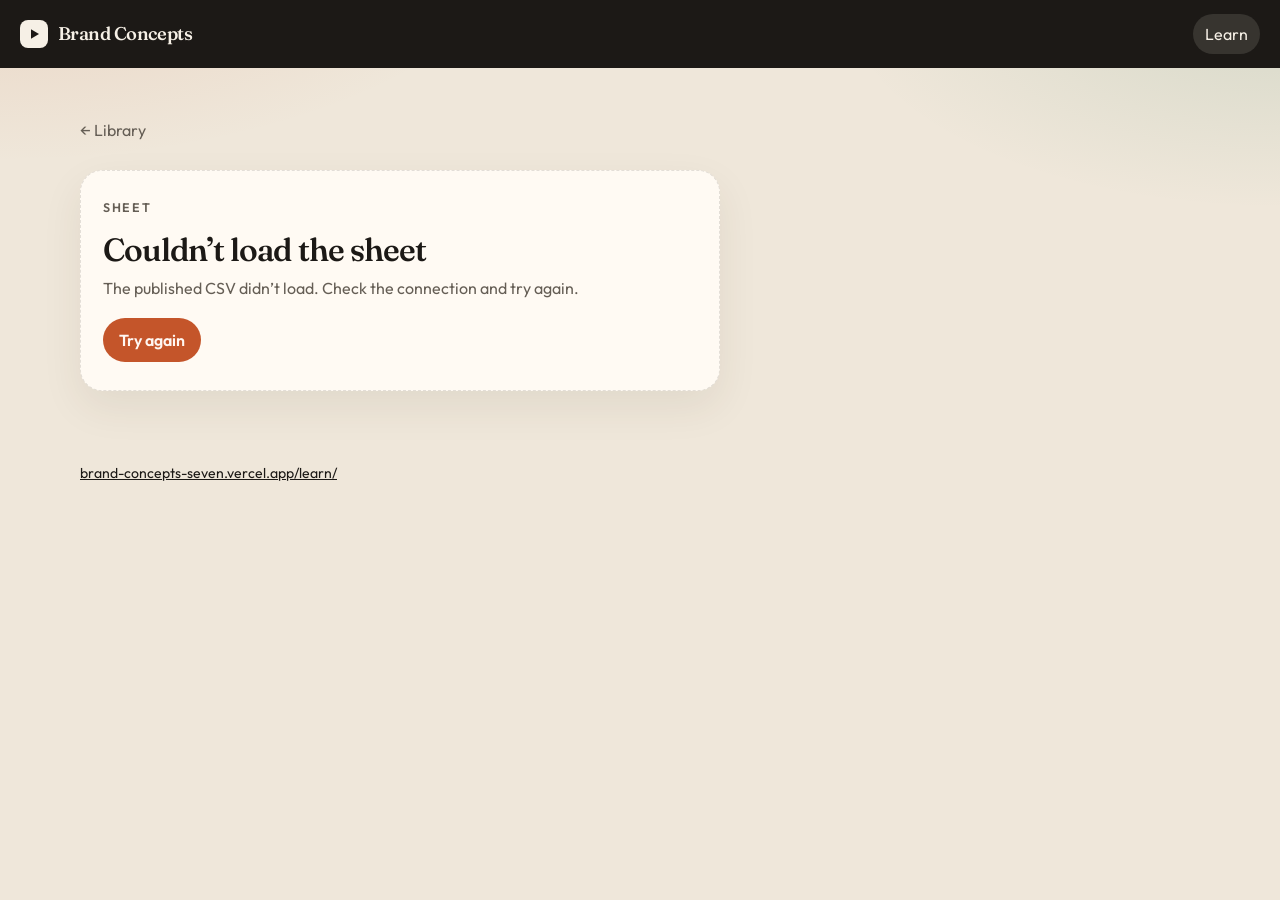
<file: learn/video.html>
<!DOCTYPE html>
<html lang="en">
  <head>
    <meta charset="utf-8" />
    <meta name="viewport" content="width=device-width, initial-scale=1" />
    <meta name="theme-color" content="#1c1916" />
    <title>Digest · Brand Concepts</title>
    <meta name="description" content="A video digest with a five-bullet summary, timestamped steps, one action, and flip-card quiz." />
    <link rel="icon" href="/learn/favicon.svg" type="image/svg+xml" />
    <link rel="preconnect" href="https://fonts.googleapis.com" />
    <link rel="preconnect" href="https://fonts.gstatic.com" crossorigin />
    <link
      href="https://fonts.googleapis.com/css2?family=Fraunces:opsz,wght@9..144,520;9..144,640&family=Outfit:wght@400;500;600&display=swap"
      rel="stylesheet"
    />
    <link rel="stylesheet" href="/learn/styles.css" />
  </head>
  <body>
    <header class="site-header">
      <a class="brand" href="/">
        <span class="mark" aria-hidden="true">
          <svg viewBox="0 0 14 14" fill="currentColor"><path d="M4 2.2v9.6l8-4.8-8-4.8z" /></svg>
        </span>
        Brand Concepts
      </a>
      <nav class="nav" aria-label="Primary">
        <a href="/learn/" aria-current="page">Learn</a>
      </nav>
    </header>

    <main class="wrap" id="main">
      <a class="back" href="/learn/">← Library</a>
      <div id="digest">
        <div class="panel">
          <p class="eyebrow">Sheet</p>
          <h2>Loading digest…</h2>
        </div>
      </div>
    </main>

    <footer class="site-footer">
      <a href="https://brand-concepts-seven.vercel.app/learn/">brand-concepts-seven.vercel.app/learn/</a>
    </footer>
    <script type="module" src="/learn/video.js"></script>
  </body>
</html>
</file>
<file: echo/styles.css>
:root {
  --bg: #090b10;
  --surface: #13161e;
  --surface-2: #1b1f29;
  --line: rgba(244, 241, 234, 0.1);
  --text: #f4f1ea;
  --muted: #c9c4b8;
  --faint: #b1ada3;
  --mint: #b7f0c8;
  --amber: #f0c27a;
  --amber-ink: #1a1408;
  --danger: #ffb4a8;
  --serif: "Source Serif 4", "Iowan Old Style", Georgia, serif;
  --sans: "Source Sans 3", "Segoe UI", sans-serif;
  --mono: "IBM Plex Mono", ui-monospace, "SFMono-Regular", Menlo, monospace;
  --shadow: 0 18px 40px rgba(0, 0, 0, 0.28);
  color-scheme: dark;
}

*,
*::before,
*::after {
  box-sizing: border-box;
}

html {
  background: var(--bg);
}

body {
  margin: 0;
  min-height: 100vh;
  background:
    radial-gradient(900px 420px at 0% -10%, rgba(183, 240, 200, 0.08), transparent 55%),
    radial-gradient(700px 380px at 100% 0%, rgba(240, 194, 122, 0.07), transparent 50%),
    var(--bg);
  color: var(--text);
  font-family: var(--sans);
  font-size: 1.05rem;
  line-height: 1.5;
}

.skip {
  position: absolute;
  left: 16px;
  top: -48px;
  z-index: 5;
  background: var(--mint);
  color: #102117;
  padding: 10px 14px;
  border-radius: 999px;
  font-weight: 650;
  text-decoration: none;
}

.skip:focus {
  top: 16px;
}

.wrap {
  width: min(1120px, 100%);
  margin-inline: auto;
  padding: 20px 16px 72px;
}

h1, h2, h3, h4, p {
  text-wrap: pretty;
}

h1, h2, .mark, .change h3, .comp-label {
  font-family: var(--serif);
  font-weight: 600;
}

h1 {
  margin: 14px 0 0;
  font-size: clamp(2.4rem, 8vw, 4.4rem);
  line-height: 0.98;
  letter-spacing: -0.03em;
  text-wrap: balance;
}

h2 {
  margin: 0;
  font-size: clamp(1.7rem, 4vw, 2.35rem);
  line-height: 1.1;
  letter-spacing: -0.02em;
}

a {
  color: #f6e4c4;
  text-underline-offset: 0.18em;
}

a:hover {
  color: white;
}

:focus-visible {
  outline: 2px solid var(--mint);
  outline-offset: 3px;
}

.site-header {
  padding-top: 8px;
}

.brand-row {
  display: flex;
  justify-content: space-between;
  align-items: center;
  gap: 12px;
  flex-wrap: wrap;
}

.brand {
  display: flex;
  align-items: baseline;
  gap: 12px;
  margin: 0;
}

.mark {
  font-style: italic;
  font-size: 1.7rem;
  letter-spacing: -0.03em;
}

.brand-sub {
  font-family: var(--mono);
  font-size: 0.75rem;
  letter-spacing: 0.08em;
  text-transform: uppercase;
  color: var(--faint);
}

.dot {
  width: 0.48rem;
  height: 0.48rem;
  border-radius: 50%;
  background: #3ddc97;
  display: inline-block;
  margin-right: 7px;
  vertical-align: 0.05em;
  box-shadow: 0 0 0 0 rgba(61, 220, 151, 0.55);
  animation: pulse 2.6s ease-out infinite;
}

@keyframes pulse {
  70% {
    box-shadow: 0 0 0 7px rgba(61, 220, 151, 0);
  }
}

button.reload {
  font: inherit;
  font-size: 0.95rem;
  font-weight: 650;
  min-height: 44px;
  padding: 0 16px;
  border-radius: 999px;
  border: 1px solid var(--line);
  background: var(--surface);
  color: var(--text);
  cursor: pointer;
}

button.reload:hover {
  border-color: rgba(244, 241, 234, 0.28);
}

button.reload:disabled {
  opacity: 0.55;
  cursor: progress;
}

.lede {
  max-width: 40rem;
  margin: 14px 0 0;
  font-size: 1.12rem;
  color: var(--muted);
}

.status {
  margin: 12px 0 0;
  color: var(--faint);
  font-size: 0.95rem;
}

.status.is-error,
.error {
  color: var(--danger);
}

.toc {
  display: flex;
  flex-wrap: wrap;
  gap: 8px;
  margin-top: 22px;
}

.toc a {
  min-height: 44px;
  display: inline-flex;
  align-items: center;
  padding: 0 14px;
  border-radius: 999px;
  border: 1px solid var(--line);
  background: rgba(255, 255, 255, 0.02);
  color: var(--text);
  text-decoration: none;
  font-size: 0.95rem;
}

.toc a:hover {
  border-color: rgba(183, 240, 200, 0.45);
  color: var(--text);
}

.section {
  margin-top: 2.6rem;
  padding-top: 1.6rem;
  border-top: 1px solid var(--line);
  scroll-margin-top: 16px;
}

.section-head {
  margin-bottom: 16px;
}

.index {
  margin: 0 0 8px;
  font-family: var(--mono);
  font-size: 0.75rem;
  letter-spacing: 0.08em;
  text-transform: uppercase;
  color: var(--mint);
}

.section-lead {
  max-width: 44rem;
  margin: 10px 0 0;
  color: var(--muted);
}

.loading {
  color: var(--faint);
}

.feed {
  display: grid;
  gap: 12px;
}

.change {
  display: grid;
  gap: 8px;
  padding: 16px;
  background: var(--surface);
  border: 1px solid var(--line);
  border-radius: 16px;
  box-shadow: var(--shadow);
}

.change-date {
  margin: 0;
  font-family: var(--mono);
  font-size: 0.82rem;
  color: var(--amber);
}

.change-kicker {
  display: flex;
  flex-wrap: wrap;
  align-items: center;
  gap: 8px;
  margin: 0;
  font-weight: 650;
}

.change h3 {
  margin: 2px 0 0;
  font-size: 1.4rem;
  line-height: 1.2;
}

.summary {
  margin: 6px 0 0;
  color: var(--muted);
}

.change-link {
  display: inline-flex;
  align-items: center;
  min-height: 44px;
  font-weight: 650;
}

.swatch {
  width: 0.6rem;
  height: 0.6rem;
  border-radius: 50%;
  background: var(--swatch, var(--mint));
  flex: none;
}

.source-pill {
  font-family: var(--mono);
  font-size: 0.68rem;
  letter-spacing: 0.05em;
  text-transform: uppercase;
  color: var(--mint);
  border: 1px solid rgba(183, 240, 200, 0.35);
  border-radius: 999px;
  padding: 3px 7px;
}

.collection-note {
  margin-top: 12px;
  padding: 14px 16px;
  border-radius: 14px;
  border: 1px dashed rgba(244, 241, 234, 0.22);
  background: rgba(255, 255, 255, 0.02);
}

.collection-note .index {
  color: var(--faint);
}

.collection-note h3 {
  margin: 0;
  font-family: var(--sans);
  font-size: 1.02rem;
}

.collection-note p {
  margin: 8px 0 0;
  color: var(--muted);
}

.chart-card,
.plan-card {
  background: var(--surface);
  border: 1px solid var(--line);
  border-radius: 18px;
  box-shadow: var(--shadow);
}

.chart-card {
  padding: 16px 16px 14px;
}

.callout {
  margin: 0 0 18px;
  padding: 12px 14px;
  border-radius: 12px;
  background: rgba(240, 194, 122, 0.08);
  border: 1px solid rgba(240, 194, 122, 0.28);
}

.axis-label {
  margin: 0 0 12px;
  font-family: var(--mono);
  font-size: 0.75rem;
  letter-spacing: 0.06em;
  text-transform: uppercase;
  color: var(--faint);
}

.bars {
  list-style: none;
  margin: 0;
  padding: 0;
  display: grid;
  gap: 16px;
}

.bar-top {
  display: flex;
  justify-content: space-between;
  align-items: baseline;
  gap: 12px;
}

.who {
  display: inline-flex;
  flex-wrap: wrap;
  align-items: center;
  gap: 8px;
  font-weight: 700;
}

.rank {
  font-family: var(--mono);
  font-size: 0.75rem;
  color: var(--faint);
  width: 1.1rem;
}

.amt {
  font-family: var(--mono);
  font-size: 1.02rem;
  font-weight: 500;
  white-space: nowrap;
}

.lowest-tag {
  font-family: var(--mono);
  font-size: 0.66rem;
  letter-spacing: 0.06em;
  text-transform: uppercase;
  color: var(--amber-ink);
  background: var(--amber);
  border-radius: 999px;
  padding: 3px 6px;
}

.bar-sub {
  margin: 3px 0 8px;
  color: var(--muted);
  font-size: 0.92rem;
}

.track {
  height: 10px;
  border-radius: 999px;
  background: rgba(255, 255, 255, 0.06);
  overflow: hidden;
}

.fill {
  height: 100%;
  border-radius: inherit;
  background: linear-gradient(90deg, #1d6b4a, #b7f0c8);
  min-width: 2px;
}

.bar.is-lowest .fill {
  background: linear-gradient(90deg, #8a5a22, #f0c27a);
}

.scale {
  display: flex;
  justify-content: space-between;
  gap: 8px;
  margin-top: 8px;
  color: var(--faint);
  font-family: var(--mono);
  font-size: 0.72rem;
}

.excluded {
  margin-top: 14px;
  color: var(--muted);
}

.excluded summary,
.notes summary {
  cursor: pointer;
  min-height: 44px;
  display: flex;
  align-items: center;
  font-weight: 650;
  color: var(--text);
}

.excluded ul,
.notes ul {
  margin: 0 0 8px;
  padding-left: 1.15rem;
}

.excluded li,
.notes li {
  margin: 0 0 6px;
}

.plan-grid {
  display: grid;
  gap: 14px;
  align-items: start;
}

.plan-card {
  position: relative;
  overflow: hidden;
  padding: 16px 16px 8px;
}

.plan-card::before {
  content: "";
  position: absolute;
  left: 0;
  right: 0;
  top: 0;
  height: 3px;
  background: var(--swatch, var(--mint));
}

.card-title {
  display: flex;
  align-items: center;
  gap: 8px;
  margin: 4px 0 0;
  font-family: var(--serif);
  font-size: 1.7rem;
  font-weight: 600;
}

.card-meta {
  margin: 6px 0 0;
  color: var(--faint);
  font-size: 0.92rem;
}

.card-meta a {
  font-weight: 650;
}

.limits {
  margin: 14px 0;
  padding: 12px 14px;
  border-radius: 12px;
  background: rgba(255, 255, 255, 0.03);
}

.limits h4,
.notes summary,
.plan-head {
  font-family: var(--mono);
  font-size: 0.72rem;
  letter-spacing: 0.06em;
  text-transform: uppercase;
}

.limits h4 {
  margin: 0 0 8px;
  color: var(--faint);
  font-weight: 500;
}

.limits ul {
  margin: 0;
  padding-left: 1.1rem;
  color: var(--muted);
}

.limits li {
  margin: 0 0 6px;
}

.limits p {
  margin: 0;
  color: var(--muted);
}

.plan-list {
  list-style: none;
  margin: 0;
  padding: 0;
}

.plan-list li.plan-head {
  display: none;
  margin: 0;
  color: var(--faint);
}

.plan-list li {
  display: grid;
  gap: 4px;
  padding: 11px 0;
  border-top: 1px solid var(--line);
  min-width: 0;
}

.plan-list li > * {
  min-width: 0;
}

.pn {
  font-weight: 700;
}

.pv {
  position: relative;
  display: flex;
  justify-content: space-between;
  align-items: baseline;
  gap: 12px;
  color: var(--muted);
  font-size: 0.95rem;
}

.pv b {
  font-family: var(--mono);
  font-weight: 500;
  color: var(--text);
  text-align: right;
}

.notes {
  margin: 4px 0 10px;
}

.notes summary {
  text-transform: none;
  letter-spacing: 0;
  font-family: var(--sans);
  font-size: 0.95rem;
}

.notes li {
  color: var(--muted);
}

.grid-head {
  display: none;
}

.comp-block {
  margin-top: 1.35rem;
}

.comp-label {
  display: flex;
  align-items: center;
  gap: 8px;
  margin: 0 0 8px;
  font-size: 1.55rem;
}

.pf-row {
  display: grid;
  gap: 8px;
  margin-top: 8px;
  padding: 12px 14px;
  background: var(--surface);
  border: 1px solid var(--line);
  border-radius: 14px;
}

.pf-row > * {
  min-width: 0;
}

.plan-name {
  margin: 0;
  font-family: var(--sans);
  font-size: 1rem;
  font-weight: 700;
}

.feat {
  display: flex;
  gap: 8px;
  margin: 0;
  line-height: 1.4;
}

.feat .n {
  font-family: var(--mono);
  font-size: 0.75rem;
  color: var(--faint);
  flex: none;
  padding-top: 0.18rem;
}

.site-footer {
  margin-top: 3rem;
  padding-top: 1.2rem;
  border-top: 1px solid var(--line);
  color: var(--muted);
  font-size: 0.95rem;
}

.site-footer p {
  margin: 0 0 10px;
}

.proxy-note code {
  font-family: var(--mono);
  font-size: 0.84em;
  color: var(--text);
}

.footer-links {
  display: flex;
  flex-wrap: wrap;
  gap: 8px 16px;
}

.footer-links a {
  min-height: 44px;
  display: inline-flex;
  align-items: center;
  font-weight: 650;
}

.noscript {
  margin: 16px;
  color: var(--danger);
}

.sr-only {
  position: absolute;
  width: 1px;
  height: 1px;
  padding: 0;
  margin: -1px;
  overflow: hidden;
  clip: rect(0, 0, 0, 0);
  white-space: nowrap;
  border: 0;
}

@media (min-width: 720px) {
  .wrap {
    padding: 36px 28px 88px;
  }

  .change {
    grid-template-columns: 10.5rem minmax(0, 1fr);
    column-gap: 22px;
    align-items: start;
  }

  .change-date {
    padding-top: 4px;
  }

  .chart-card {
    padding: 22px 22px 16px;
  }

  .plan-grid {
    grid-template-columns: 1fr 1fr;
  }

  .plan-list li.plan-head {
    display: grid;
    grid-template-columns: 1.1fr 1fr 1fr;
    gap: 12px;
    padding: 0 0 4px;
    border-top: 0;
  }

  .pv {
    display: block;
  }

  .plan-list li {
    grid-template-columns: 1.1fr 1fr 1fr;
    gap: 12px;
    align-items: baseline;
  }

  .plabel {
    position: absolute;
    width: 1px;
    height: 1px;
    padding: 0;
    margin: -1px;
    overflow: hidden;
    clip: rect(0, 0, 0, 0);
    white-space: nowrap;
    border: 0;
  }
}

@media (min-width: 840px) {
  #features {
    --feat-gap: 18px;
  }

  .grid-head,
  .pf-row {
    grid-template-columns: 8.25rem repeat(var(--feat-cols, 3), minmax(0, 1fr));
    column-gap: var(--feat-gap);
  }

  .grid-head {
    display: grid;
    position: sticky;
    top: 0;
    z-index: 2;
    margin: 0;
    padding: 10px 0;
    background: var(--bg);
    border-bottom: 1px solid var(--line);
  }

  .grid-head span {
    font-family: var(--mono);
    font-size: 0.72rem;
    letter-spacing: 0.06em;
    text-transform: uppercase;
    color: var(--faint);
  }

  .pf-row {
    margin-top: 0;
    padding: 14px 0;
    background: transparent;
    border: 0;
    border-radius: 0;
    border-top: 1px solid var(--line);
    align-items: start;
  }

  .plan-name {
    font-size: 0.98rem;
    padding-top: 1px;
  }
}

@media (min-width: 1080px) {
  .plan-grid {
    grid-template-columns: 1fr 1fr 1fr;
  }
}

@media (prefers-reduced-motion: reduce) {
  .dot {
    animation: none;
  }

  html {
    scroll-behavior: auto;
  }
}
</file>
<file: learn/styles.css>
:root {
  --bg: #efe7da;
  --bg-2: #f7f1e8;
  --ink: #1c1916;
  --muted: #655e55;
  --card: #fffaf3;
  --line: rgba(28, 25, 22, 0.12);
  --accent: #c4552a;
  --accent-ink: #fff7f2;
  --good: #1d6b45;
  --good-bg: #e5f3eb;
  --mid: #8a5a12;
  --mid-bg: #f8efd8;
  --bad: #8d3a32;
  --bad-bg: #f8e6e2;
  --neutral-bg: #efe8dc;
  --track: #d9d0c3;
  --shadow: 0 16px 40px rgba(70, 46, 22, 0.08);
  --serif: "Fraunces", "Iowan Old Style", Palatino, Georgia, serif;
  --sans: "Outfit", "Avenir Next", "Segoe UI", sans-serif;
  --radius: 22px;
  color-scheme: light;
}

@media (prefers-color-scheme: dark) {
  :root {
    --bg: #161412;
    --bg-2: #211e1a;
    --ink: #f6f0e6;
    --muted: #b7aea2;
    --card: #241f1b;
    --line: rgba(246, 240, 230, 0.14);
    --accent: #e07a4e;
    --accent-ink: #1c100c;
    --good: #b7e2c8;
    --good-bg: #1c3b2c;
    --mid: #f0d7a2;
    --mid-bg: #3d3118;
    --bad: #f0c2bb;
    --bad-bg: #3d2420;
    --neutral-bg: #322c26;
    --track: #4a433b;
    --shadow: 0 16px 40px rgba(0, 0, 0, 0.28);
    color-scheme: dark;
  }
}

* { box-sizing: border-box; }

html { scroll-behavior: smooth; }

body {
  margin: 0;
  min-height: 100vh;
  font-family: var(--sans);
  color: var(--ink);
  background:
    radial-gradient(900px 420px at 0% -10%, rgba(196, 85, 42, 0.16), transparent 60%),
    radial-gradient(800px 380px at 100% 0%, rgba(29, 107, 69, 0.12), transparent 55%),
    var(--bg);
  line-height: 1.5;
}

img { max-width: 100%; display: block; }

a { color: inherit; }

button, input { font: inherit; color: inherit; }

.site-header {
  position: sticky;
  top: 0;
  z-index: 20;
  display: flex;
  align-items: center;
  justify-content: space-between;
  gap: 16px;
  padding: 14px 20px;
  background: #1c1916;
  color: #f6f0e6;
}

.brand {
  display: inline-flex;
  align-items: center;
  gap: 10px;
  text-decoration: none;
  font-family: var(--serif);
  font-weight: 560;
  letter-spacing: -0.03em;
  font-size: 1.15rem;
}

.mark {
  width: 28px;
  height: 28px;
  display: grid;
  place-items: center;
  border-radius: 8px;
  background: #f6f0e6;
  color: #1c1916;
}

.mark svg { width: 14px; height: 14px; display: block; }

.nav {
  display: flex;
  gap: 8px;
}

.nav a {
  text-decoration: none;
  padding: 8px 12px;
  border-radius: 999px;
  color: #f6f0e6;
}

.nav a[aria-current="page"] {
  background: rgba(246, 240, 230, 0.12);
}

.wrap {
  width: min(1120px, calc(100% - 32px));
  margin: 0 auto;
  padding: 28px 0 64px;
}

.hero {
  display: grid;
  gap: 8px;
  margin-bottom: 22px;
  max-width: 40rem;
}

.eyebrow {
  margin: 0;
  font-size: 0.78rem;
  letter-spacing: 0.14em;
  text-transform: uppercase;
  color: var(--accent);
  font-weight: 600;
}

h1, h2, h3 {
  font-family: var(--serif);
  font-weight: 560;
  letter-spacing: -0.03em;
  line-height: 1.12;
}

h1 { font-size: clamp(2.1rem, 5vw, 3.6rem); margin: 0; }

.lede, .reason, .quiet, .panel p, .meta {
  color: var(--muted);
}

.lede { margin: 0; font-size: 1.05rem; }

.toolbar {
  display: flex;
  flex-wrap: wrap;
  align-items: center;
  gap: 12px;
  margin: 22px 0 18px;
}

.search {
  flex: 1 1 240px;
  display: flex;
  align-items: center;
  gap: 8px;
  min-height: 48px;
  padding: 0 14px;
  background: var(--card);
  border: 1px solid var(--line);
  border-radius: 999px;
  box-shadow: var(--shadow);
}

.search svg { flex: 0 0 auto; opacity: 0.7; }

.search input {
  width: 100%;
  border: 0;
  background: transparent;
  padding: 12px 0;
  outline: none;
  font-size: 16px;
}

.switch {
  display: inline-flex;
  align-items: center;
  gap: 10px;
  min-height: 48px;
  padding: 0 14px 0 8px;
  background: var(--card);
  border: 1px solid var(--line);
  border-radius: 999px;
  cursor: pointer;
  user-select: none;
}

.switch input {
  appearance: none;
  width: 44px;
  height: 26px;
  margin: 0;
  border-radius: 99px;
  background: var(--track);
  position: relative;
  cursor: pointer;
  flex: 0 0 auto;
}

.switch input::after {
  content: "";
  position: absolute;
  width: 20px;
  height: 20px;
  border-radius: 50%;
  background: white;
  top: 3px;
  left: 3px;
  transition: transform 0.16s ease;
}

.switch input:checked { background: var(--accent); }

.switch input:checked::after { transform: translateX(18px); }

.switch input:focus-visible {
  outline: 2px solid var(--ink);
  outline-offset: 2px;
}

.count {
  margin: 0;
  color: var(--muted);
  font-size: 0.92rem;
}

.grid {
  display: grid;
  grid-template-columns: repeat(auto-fill, minmax(260px, 1fr));
  gap: 16px;
}

.card {
  display: flex;
  flex-direction: column;
  min-height: 100%;
  text-decoration: none;
  background: var(--card);
  border: 1px solid var(--line);
  border-radius: var(--radius);
  overflow: hidden;
  box-shadow: var(--shadow);
  transition: transform 0.16s ease;
}

.card:hover { transform: translateY(-2px); }
.card:focus-visible, .button:focus-visible, .step:focus-visible, .flip-hit:focus-visible, .nav a:focus-visible, .brand:focus-visible {
  outline: 2px solid var(--accent);
  outline-offset: 3px;
}

.thumb {
  position: relative;
  aspect-ratio: 16 / 9;
  background: #e4d9c8;
  overflow: hidden;
}

.thumb img {
  width: 100%;
  height: 100%;
  object-fit: cover;
}

.thumb.is-fallback {
  background:
    radial-gradient(circle at 30% 20%, rgba(255, 250, 243, 0.7), transparent 40%),
    linear-gradient(160deg, #d7c3a8, #c4552a 140%);
}

.thumb.is-fallback::after {
  content: "";
  position: absolute;
  left: 50%;
  top: 50%;
  width: 0;
  height: 0;
  border-style: solid;
  border-width: 12px 0 12px 20px;
  border-color: transparent transparent transparent #fffaf3;
  transform: translate(-40%, -50%);
}

.verdict {
  position: absolute;
  left: 12px;
  bottom: 12px;
  max-width: calc(100% - 24px);
  padding: 4px 10px;
  border-radius: 999px;
  background: var(--neutral-bg);
  color: var(--ink);
  font-size: 0.78rem;
  font-weight: 600;
  letter-spacing: 0.01em;
}

.verdict.tone-good { background: var(--good-bg); color: var(--good); }
.verdict.tone-mid { background: var(--mid-bg); color: var(--mid); }
.verdict.tone-bad { background: var(--bad-bg); color: var(--bad); }

.worth-flag {
  position: absolute;
  top: 12px;
  right: 12px;
  padding: 4px 8px;
  border-radius: 999px;
  background: var(--good);
  color: white;
  font-size: 0.72rem;
  font-weight: 600;
}

.worth-flag.inline {
  position: static;
  color: var(--good);
  background: var(--good-bg);
}

.card-body { padding: 14px 14px 16px; display: grid; gap: 6px; }

.card h2 {
  margin: 0;
  font-size: 1.25rem;
  display: -webkit-box;
  -webkit-line-clamp: 3;
  -webkit-box-orient: vertical;
  overflow: hidden;
}

.meta {
  margin: 0;
  display: flex;
  flex-wrap: wrap;
  gap: 6px;
  font-size: 0.92rem;
}

.dot { color: var(--muted); }

.panel {
  padding: 28px 22px;
  background: var(--card);
  border: 1px dashed var(--line);
  border-radius: var(--radius);
  box-shadow: var(--shadow);
  max-width: 40rem;
}

.library .panel { max-width: none; }

.panel h2 { margin: 0 0 8px; font-size: 2rem; }
.panel p { margin: 0 0 14px; }
.panel .button { margin-top: 4px; }

.empty-notes {
  list-style: none;
  margin: 16px 0 0;
  padding: 0;
  display: grid;
  gap: 12px;
}

.empty-notes li {
  margin: 0;
  padding: 16px 16px 14px;
  background: var(--card);
  border: 1px solid var(--line);
  border-radius: 18px;
}

.empty-notes h3 { margin: 0 0 6px; font-size: 1.25rem; }
.empty-notes p { margin: 0; color: var(--muted); }

.button {
  display: inline-flex;
  align-items: center;
  justify-content: center;
  min-height: 44px;
  padding: 0 16px;
  border-radius: 999px;
  border: 0;
  background: var(--accent);
  color: var(--accent-ink);
  text-decoration: none;
  font-weight: 600;
  cursor: pointer;
}

.button:disabled {
  opacity: 0.45;
  cursor: not-allowed;
}

.button-ghost {
  background: transparent;
  color: var(--ink);
  border: 1px solid var(--line);
}

.back {
  display: inline-flex;
  align-items: center;
  gap: 6px;
  margin-bottom: 18px;
  text-decoration: none;
  color: var(--muted);
  min-height: 44px;
}

.digest { display: grid; gap: 8px; }

.detail-hero {
  display: grid;
  gap: 18px;
  margin-bottom: 12px;
}

.detail-thumb { border-radius: var(--radius); }

.detail-intro { display: grid; gap: 10px; align-content: end; }
.detail-intro h1 { font-size: clamp(1.8rem, 4vw, 3rem); }

.verdict-row { display: flex; flex-wrap: wrap; gap: 8px; align-items: center; }
.verdict-row .verdict { position: static; }

.reason { margin: 0; }

.block { padding: 8px 0 18px; }

.section-title {
  margin: 0 0 12px;
  font-size: 1.5rem;
}

.bullets, .steps {
  margin: 0;
  padding: 0;
  list-style: none;
  display: grid;
  gap: 8px;
}

.bullets li {
  padding: 12px 14px 12px 16px;
  background: var(--card);
  border-radius: 16px;
  border: 1px solid var(--line);
  border-left: 4px solid var(--accent);
}

.step {
  display: grid;
  grid-template-columns: auto 1fr;
  gap: 12px;
  align-items: center;
  padding: 12px;
  text-decoration: none;
  background: var(--card);
  border: 1px solid var(--line);
  border-radius: 16px;
}

a.step:hover { border-color: var(--accent); }

.step-time {
  min-width: 64px;
  text-align: center;
  padding: 6px 8px;
  border-radius: 999px;
  background: var(--ink);
  color: var(--bg-2);
  font-variant-numeric: tabular-nums;
  font-weight: 600;
  font-size: 0.92rem;
}

.step-label { min-width: 0; overflow-wrap: anywhere; }

.action {
  padding: 18px 18px 18px 20px;
  border-radius: 18px;
  background: var(--card);
  border: 1px solid var(--line);
  border-left: 4px solid var(--good);
  font-size: 1.08rem;
}

.action p { margin: 0; }

.quiz-top {
  display: flex;
  justify-content: space-between;
  align-items: baseline;
  gap: 12px;
}

.quiz-count { margin: 0; color: var(--muted); font-variant-numeric: tabular-nums; }

.flip { perspective: 1200px; }

.flip-hit {
  width: 100%;
  border: 0;
  padding: 0;
  background: transparent;
  cursor: pointer;
  text-align: left;
}

.flip-inner {
  display: grid;
  transform-style: preserve-3d;
  transition: transform 0.45s ease;
  min-height: 220px;
}

.flip.is-flipped .flip-inner { transform: rotateY(180deg); }

.face {
  grid-area: 1 / 1;
  backface-visibility: hidden;
  display: flex;
  flex-direction: column;
  justify-content: space-between;
  gap: 18px;
  min-height: 220px;
  padding: 22px;
  border-radius: 22px;
  border: 1px solid var(--line);
  box-shadow: var(--shadow);
}

.face.front { background: var(--card); }
.face.back {
  background: #1c1916;
  color: #f6f0e6;
  transform: rotateY(180deg);
}

.face-kicker {
  font-size: 0.78rem;
  letter-spacing: 0.14em;
  text-transform: uppercase;
  font-weight: 600;
  color: var(--accent);
}

.face.back .face-kicker { color: #e7b39a; }

.face-text {
  font-family: var(--serif);
  font-size: clamp(1.35rem, 2.4vw, 1.9rem);
  line-height: 1.25;
  letter-spacing: -0.03em;
  overflow-wrap: anywhere;
}

.quiz-hint { margin: 10px 0 0; }

.quiz-nav {
  display: flex;
  flex-wrap: wrap;
  gap: 8px;
  margin-top: 12px;
}

.home-actions { display: flex; flex-wrap: wrap; gap: 10px; margin-top: 18px; }

.site-footer {
  width: min(1120px, calc(100% - 32px));
  margin: 0 auto;
  padding: 8px 0 28px;
  color: var(--muted);
  font-size: 0.88rem;
}

.site-footer a { color: var(--ink); }

.sr-only {
  position: absolute;
  width: 1px;
  height: 1px;
  padding: 0;
  margin: -1px;
  overflow: hidden;
  clip: rect(0, 0, 0, 0);
  white-space: nowrap;
  border: 0;
}

@media (min-width: 800px) {
  .detail-hero {
    grid-template-columns: minmax(0, 1.15fr) minmax(280px, 0.85fr);
    align-items: end;
  }
  .empty-notes { grid-template-columns: repeat(3, minmax(0, 1fr)); }
  .wrap { padding-top: 40px; }
}

@media (max-width: 640px) {
  .toolbar { align-items: stretch; }
  .search, .switch { width: 100%; }
  .count { width: 100%; }
  .quiz-nav .button { flex: 1; }
}

@media (prefers-reduced-motion: reduce) {
  html { scroll-behavior: auto; }
  .flip-inner, .switch input::after, .card { transition: none; }
  .card:hover { transform: none; }
}
</file>
<file: builds/focus-garden/styles.css>
@property --focus-progress {
  syntax: "<number>";
  inherits: true;
  initial-value: 0;
}

:root {
  --bg: #f3ebdf;
  --ink: #243027;
  --muted: #5c6756;
  --sage: #5b8a6a;
  --sage-deep: #3f6b50;
  --sage-soft: #e4f0e7;
  --sage-mist: #d5e6dc;
  --paper: #fffbf6;
  --line: rgba(36, 48, 39, 0.14);
  --focus-progress: 0;
  --font-sans: Inter, "Avenir Next", "Segoe UI", "Helvetica Neue", system-ui, sans-serif;
  --font-serif: "Iowan Old Style", "Palatino Linotype", Palatino, "Liberation Serif", Georgia, serif;
  color-scheme: light;
}

*,
*::before,
*::after {
  box-sizing: border-box;
}

html,
body {
  margin: 0;
  min-height: 100%;
  overflow-x: clip;
}

body {
  min-height: 100dvh;
  background-color: var(--bg);
  background-image:
    radial-gradient(900px 520px at 50% -8%, rgba(255, 252, 247, 0.95), transparent 68%),
    radial-gradient(640px 420px at 50% 115%, rgba(91, 138, 106, 0.1), transparent 70%);
  color: var(--ink);
  font-family: var(--font-sans);
  font-size: 16px;
  line-height: 1.4;
  -webkit-text-size-adjust: 100%;
  text-rendering: optimizeLegibility;
}

button,
input {
  font: inherit;
  color: inherit;
}

button {
  -webkit-tap-highlight-color: transparent;
}

::selection {
  background: #cfe0d4;
  color: var(--ink);
}

.app {
  width: min(100%, 32.5rem);
  margin: 0 auto;
  padding:
    calc(clamp(16px, 4vh, 56px) + env(safe-area-inset-top, 0px))
    calc(18px + env(safe-area-inset-right, 0px))
    calc(28px + env(safe-area-inset-bottom, 0px))
    calc(18px + env(safe-area-inset-left, 0px));
}

.mast {
  display: flex;
  align-items: center;
  justify-content: center;
  gap: 12px;
  margin: 0 0 18px;
}

.mark {
  width: 34px;
  height: 34px;
  flex: 0 0 auto;
}

.mast h1 {
  margin: 0;
  font-family: var(--font-serif);
  font-size: clamp(2rem, 6vw, 2.75rem);
  font-weight: 600;
  letter-spacing: -0.03em;
  line-height: 1;
}

#scene {
  position: relative;
  aspect-ratio: 16 / 10;
  max-width: 100%;
  border-radius: 28px;
  overflow: hidden;
  background: #c5d6e6;
  box-shadow:
    inset 0 0 0 1px rgba(255, 255, 255, 0.7),
    0 18px 40px rgba(72, 52, 24, 0.08);
  user-select: none;
  transition: box-shadow 700ms ease;
}

#scene::after {
  content: "";
  position: absolute;
  inset: 0;
  z-index: 2;
  border-radius: inherit;
  pointer-events: none;
  opacity: 0;
  background:
    radial-gradient(ellipse 46% 40% at 50% 34%, rgba(255, 248, 224, 0.72), rgba(255, 248, 224, 0) 68%),
    linear-gradient(to top, rgba(91, 138, 106, 0.16), transparent 34%);
  transition: opacity 520ms ease;
}

#scene.is-complete {
  box-shadow:
    inset 0 0 0 1px rgba(255, 255, 255, 0.88),
    0 0 0 5px rgba(91, 138, 106, 0.16),
    0 18px 40px rgba(72, 52, 24, 0.08);
}

#scene.is-complete::after {
  opacity: 0.78;
  animation: complete-glow 1.7s ease;
}

.scene-art {
  position: absolute;
  inset: 0;
  width: 100%;
  height: 100%;
  display: block;
  pointer-events: none;
}

/* Sky crossfades with session progress: morning → midday → late day. */
.sky-morning {
  opacity: clamp(0, calc(1 - var(--focus-progress) * 1.55), 1);
}

.sky-midday {
  opacity: clamp(0, min(
    calc(var(--focus-progress) / 0.28),
    calc((0.92 - var(--focus-progress)) / 0.34)
  ), 1);
}

.sky-evening {
  opacity: clamp(0, calc((var(--focus-progress) - 0.42) / 0.58), 1);
}

.sun-warm {
  opacity: clamp(0, calc((var(--focus-progress) - 0.38) / 0.62), 1);
}

.cloud-a,
.cloud-b {
  opacity: calc(0.92 - var(--focus-progress) * 0.28);
}

.cloud-a {
  animation: drift 36s ease-in-out infinite;
}

.cloud-b {
  animation: drift 48s ease-in-out infinite reverse;
}

.mist {
  opacity: clamp(0, calc(0.72 - var(--focus-progress) * 1.7), 0.72);
}

.ground-warm {
  opacity: clamp(0, calc((var(--focus-progress) - 0.5) * 0.5), 0.26);
}

/* Plant stages overlap slightly so the handoff is a crossfade, not a cut.
   seed 0–15%, sprout 15–35%, leaves 35–55%, tall 55–75%, bloom 75–100%. */
.plant-seed {
  opacity: clamp(0, calc((0.18 - var(--focus-progress)) / 0.08), 1);
}

.plant-sprout {
  opacity: clamp(0, min(
    calc((var(--focus-progress) - 0.1) / 0.08),
    calc((0.4 - var(--focus-progress)) / 0.08)
  ), 1);
}

.plant-leaves {
  opacity: clamp(0, min(
    calc((var(--focus-progress) - 0.32) / 0.08),
    calc((0.58 - var(--focus-progress)) / 0.08)
  ), 1);
}

.plant-tall {
  opacity: clamp(0, min(
    calc((var(--focus-progress) - 0.5) / 0.08),
    calc((0.74 - var(--focus-progress)) / 0.06)
  ), 1);
}

.plant-bloom {
  opacity: clamp(0, calc((var(--focus-progress) - 0.66) / 0.08), 1);
}

.plant-sway {
  transform-box: fill-box;
  transform-origin: 50% 100%;
  animation: sway 8.5s ease-in-out infinite;
}

.bloom-cluster {
  transform-box: fill-box;
  transform-origin: center;
}

.fallen-petals {
  opacity: clamp(0, calc((var(--focus-progress) - 0.9) / 0.08), 1);
}

.critter-beetle {
  opacity: clamp(0, calc((var(--focus-progress) - 0.12) / 0.08), 1);
}

.critter-snail {
  opacity: clamp(0, calc((var(--focus-progress) - 0.32) / 0.08), 1);
}

.critter-butterfly {
  opacity: clamp(0, calc((var(--focus-progress) - 0.52) / 0.08), 1);
}

.critter-bird {
  opacity: clamp(0, calc((var(--focus-progress) - 0.72) / 0.08), 1);
}

.critter-firefly {
  opacity: clamp(0, calc((var(--focus-progress) - 0.88) / 0.1), 1);
}

.critter-butterfly .critter-motion {
  animation: bob 3.2s ease-in-out infinite;
}

.critter-bird .critter-motion {
  animation: bob 4.4s ease-in-out infinite;
}

.critter-beetle .critter-motion {
  animation: scuttle 3.8s ease-in-out infinite;
}

.critter-snail .critter-motion {
  animation: crawl 7s ease-in-out infinite;
}

.wing-left,
.wing-right {
  transform-box: fill-box;
  animation: flutter 1.15s ease-in-out infinite;
}

.wing-left {
  transform-origin: right center;
}

.wing-right {
  transform-origin: left center;
}

.bird-wing {
  transform-box: fill-box;
  transform-origin: 20% 40%;
  animation: flap 1.8s ease-in-out infinite;
}

.firefly {
  animation: bob 4.6s ease-in-out infinite;
}

.critter-firefly > g:nth-child(2) .firefly {
  animation-duration: 5.4s;
  animation-delay: -1.4s;
}

.critter-firefly > g:nth-child(3) .firefly {
  animation-duration: 3.8s;
  animation-delay: -2.1s;
}

.firefly-glow {
  opacity: 0.45;
  animation: glow 2.6s ease-in-out infinite;
}

.critter-firefly > g:nth-child(2) .firefly-glow {
  animation-delay: -0.8s;
}

.critter-firefly > g:nth-child(3) .firefly-glow {
  animation-delay: -1.7s;
}

#scene.is-complete .bloom-cluster {
  transform-box: fill-box;
  transform-origin: center;
  animation: bloom-pulse 1.45s ease;
}

#scene.is-complete .critter-butterfly .critter-motion {
  animation: perk 0.95s ease, bob 3.2s ease-in-out 0.95s infinite;
}

#scene.is-complete .critter-bird .critter-motion {
  animation: perk 0.95s ease, bob 4.4s ease-in-out 0.95s infinite;
}

#scene.is-complete .critter-beetle .critter-motion {
  animation: perk 0.95s ease, scuttle 3.8s ease-in-out 0.95s infinite;
}

#scene.is-complete .critter-snail .critter-motion {
  animation: perk 0.95s ease, crawl 7s ease-in-out 0.95s infinite;
}

@keyframes drift {
  0%,
  100% { transform: translate3d(0, 0, 0); }
  50% { transform: translate3d(18px, 3px, 0); }
}

@keyframes sway {
  0%,
  100% { transform: rotate(-1.1deg); }
  50% { transform: rotate(1.25deg); }
}

@keyframes bloom-pulse {
  0% { transform: scale(1); }
  36% { transform: scale(1.08); }
  100% { transform: scale(1); }
}

@keyframes complete-glow {
  0% { opacity: 0; }
  42% { opacity: 1; }
  100% { opacity: 0.78; }
}

@keyframes status-in {
  from { opacity: 0; transform: translateY(4px); }
  to { opacity: 1; transform: none; }
}

@keyframes bob {
  0%,
  100% { transform: translateY(0); }
  50% { transform: translateY(-6px); }
}

@keyframes scuttle {
  0%,
  100% { transform: translateX(0); }
  50% { transform: translateX(5px); }
}

@keyframes crawl {
  0%,
  100% { transform: translateX(0); }
  50% { transform: translateX(8px); }
}

@keyframes flutter {
  0%,
  100% { transform: scaleX(1); }
  50% { transform: scaleX(0.72); }
}

@keyframes flap {
  0%,
  100% { transform: rotate(0deg); }
  50% { transform: rotate(-14deg); }
}

@keyframes glow {
  0%,
  100% { opacity: 0.28; }
  50% { opacity: 0.85; }
}

@keyframes perk {
  0% { transform: translateY(0) scale(1); }
  40% { transform: translateY(-7px) scale(1.05); }
  100% { transform: translateY(0) scale(1); }
}

.panel {
  margin-top: 16px;
  padding: 26px 18px 18px;
  border-radius: 28px;
  background: var(--paper);
  box-shadow:
    0 16px 40px rgba(72, 52, 24, 0.06),
    inset 0 0 0 1px rgba(255, 255, 255, 0.8);
}

.time {
  display: block;
  margin: 0;
  text-align: center;
  font-variant-numeric: tabular-nums;
  font-feature-settings: "tnum" 1;
  font-size: clamp(4.5rem, 16vw, 6.75rem);
  font-weight: 500;
  letter-spacing: -0.04em;
  line-height: 0.9;
  color: var(--ink);
}

.track {
  height: 8px;
  width: 100%;
  margin: 18px 0 0;
  border-radius: 999px;
  background: #efe6da;
  overflow: hidden;
}

.track-fill {
  display: block;
  height: 100%;
  width: 100%;
  border-radius: inherit;
  background: var(--sage);
  transform: scaleX(var(--focus-progress, 0));
  transform-origin: left center;
}

.durations {
  display: grid;
  grid-template-columns: repeat(3, 1fr);
  gap: 4px;
  margin-top: 22px;
  padding: 4px;
  border-radius: 999px;
  background: rgba(36, 48, 39, 0.06);
  transition: opacity 180ms ease;
}

.duration {
  position: relative;
  display: grid;
  place-items: center;
  min-height: 44px;
  border-radius: 999px;
  color: var(--ink);
  font-size: 1rem;
  font-weight: 600;
  font-variant-numeric: tabular-nums;
  white-space: nowrap;
  cursor: pointer;
  touch-action: manipulation;
  transition: background-color 180ms ease, color 180ms ease;
}

.duration input {
  position: absolute;
  inset: 0;
  margin: 0;
  opacity: 0;
  cursor: inherit;
}

.duration:hover {
  background: rgba(91, 138, 106, 0.12);
}

.duration:has(input:checked) {
  background: var(--sage);
  color: #fff;
}

.duration:has(input:checked):hover {
  background: var(--sage-deep);
}

.duration:has(input:focus-visible) {
  outline: 2px solid var(--ink);
  outline-offset: 2px;
}

.durations.is-locked {
  opacity: 0.5;
}

.durations.is-locked .duration,
.durations.is-locked .duration input {
  cursor: not-allowed;
}

.durations.is-locked .duration:hover {
  background: transparent;
}

.durations.is-locked .duration:has(input:checked),
.durations.is-locked .duration:has(input:checked):hover {
  background: var(--sage);
  color: #fff;
}

.controls {
  display: grid;
  grid-template-columns: 1.4fr 1fr;
  gap: 10px;
  margin-top: 16px;
}

.btn {
  display: inline-flex;
  align-items: center;
  justify-content: center;
  gap: 8px;
  min-height: 52px;
  min-width: 44px;
  padding: 0 16px;
  border: 0;
  border-radius: 999px;
  font-size: 1.0625rem;
  font-weight: 600;
  letter-spacing: 0.01em;
  cursor: pointer;
  user-select: none;
  touch-action: manipulation;
  transition:
    background-color 180ms ease,
    color 180ms ease,
    transform 180ms ease,
    box-shadow 180ms ease;
}

.btn:hover:not(:disabled) {
  transform: translateY(-1px);
}

.btn:active:not(:disabled) {
  transform: translateY(0);
}

.btn:focus-visible {
  outline: 2px solid var(--ink);
  outline-offset: 3px;
}

.btn:disabled {
  cursor: not-allowed;
  transform: none;
}

.icon {
  width: 18px;
  height: 18px;
  flex: 0 0 auto;
}

.icon[hidden] {
  display: none;
}

.btn-primary {
  background: var(--sage);
  color: #fff;
  box-shadow: 0 8px 18px rgba(91, 138, 106, 0.22);
}

.btn-primary:hover:not(:disabled) {
  background: var(--sage-deep);
}

.btn-primary:disabled {
  background: #e4efe7;
  color: #3f5346;
  box-shadow: none;
}

.btn-ghost {
  background: transparent;
  color: var(--ink);
  box-shadow: inset 0 0 0 1.5px var(--line);
}

.btn-ghost:hover {
  background: var(--sage-soft);
}

.app[data-phase="complete"] #reset {
  background: var(--sage);
  color: #fff;
  box-shadow: 0 8px 18px rgba(91, 138, 106, 0.22);
}

.app[data-phase="complete"] #reset:hover {
  background: var(--sage-deep);
}

.phase {
  margin: 14px 0 0;
  min-height: 1.5em;
  text-align: center;
  font-size: 0.95rem;
  color: var(--muted);
  transition: color 180ms ease;
}

.app[data-phase="complete"] .phase {
  color: var(--sage-deep);
  font-weight: 600;
  animation: status-in 560ms ease;
}

.visually-hidden {
  position: absolute;
  width: 1px;
  height: 1px;
  padding: 0;
  margin: -1px;
  overflow: hidden;
  clip: rect(0, 0, 0, 0);
  white-space: nowrap;
  border: 0;
}

.critter-beetle .critter-motion,
.critter-snail .critter-motion,
.critter-butterfly .critter-motion,
.critter-bird .critter-motion,
.wing-left,
.wing-right,
.bird-wing,
.firefly,
.firefly-glow {
  animation-play-state: paused;
}

#scene[data-critters~="beetle"] .critter-beetle .critter-motion,
#scene[data-critters~="snail"] .critter-snail .critter-motion,
#scene[data-critters~="butterfly"] .critter-butterfly .critter-motion,
#scene[data-critters~="butterfly"] .wing-left,
#scene[data-critters~="butterfly"] .wing-right,
#scene[data-critters~="bird"] .critter-bird .critter-motion,
#scene[data-critters~="bird"] .bird-wing,
#scene[data-critters~="firefly"] .firefly,
#scene[data-critters~="firefly"] .firefly-glow {
  animation-play-state: running;
}

@media (min-width: 720px) {
  .panel {
    padding: 32px 28px 22px;
  }
}

@media (max-width: 430px) {
  .mast {
    margin-bottom: 14px;
  }

  .panel {
    margin-top: 12px;
    padding: 22px 16px 16px;
  }

  .time {
    font-size: clamp(4.25rem, 18vw, 5.5rem);
  }

  .controls {
    gap: 8px;
  }
}

@media (prefers-reduced-motion: reduce) {
  *,
  *::before,
  *::after {
    transition: none !important;
    animation: none !important;
  }
}
</file>
<file: builds/hq/styles.css>
:root {
  --bg: #f3ebdf;
  --ink: #243027;
  --muted: #5c6756;
  --sage: #5b8a6a;
  --sage-deep: #3f6b50;
  --sage-soft: #e4f0e7;
  --paper: #fffbf6;
  --line: rgba(36, 48, 39, 0.14);
  --font-sans: Inter, "Avenir Next", "Segoe UI", "Helvetica Neue", system-ui, sans-serif;
  --font-serif: "Iowan Old Style", "Palatino Linotype", Palatino, "Liberation Serif", Georgia, serif;
  color-scheme: light;
}

*,
*::before,
*::after {
  box-sizing: border-box;
}

html,
body {
  margin: 0;
  min-height: 100%;
}

body {
  min-height: 100dvh;
  background-color: var(--bg);
  background-image:
    radial-gradient(900px 520px at 50% -8%, rgba(255, 252, 247, 0.95), transparent 68%),
    radial-gradient(640px 420px at 50% 115%, rgba(91, 138, 106, 0.1), transparent 70%);
  color: var(--ink);
  font-family: var(--font-sans);
  font-size: 16px;
  line-height: 1.45;
  -webkit-text-size-adjust: 100%;
  text-rendering: optimizeLegibility;
}

::selection {
  background: #cfe0d4;
  color: var(--ink);
}

.app {
  width: min(100%, 40rem);
  margin: 0 auto;
  padding:
    calc(clamp(20px, 4vh, 48px) + env(safe-area-inset-top))
    16px
    calc(40px + env(safe-area-inset-bottom));
}

.mast {
  display: flex;
  align-items: center;
  gap: 14px;
}

.mark {
  width: 52px;
  height: 52px;
  flex: 0 0 auto;
}

.kicker {
  margin: 0 0 2px;
  color: var(--muted);
  font-size: 0.78rem;
  font-weight: 700;
  letter-spacing: 0.08em;
  text-transform: uppercase;
}

.mast h1 {
  margin: 0;
  font-family: var(--font-serif);
  font-size: clamp(2.6rem, 10vw, 3.5rem);
  font-weight: 600;
  letter-spacing: -0.04em;
  line-height: 0.9;
}

.lede {
  margin: 14px 0 22px;
  max-width: 34rem;
  color: var(--muted);
  font-size: 1.05rem;
}

.board {
  display: grid;
  gap: 14px;
}

.card {
  min-width: 0;
  border-radius: 28px;
  background: var(--paper);
  box-shadow:
    0 16px 40px rgba(72, 52, 24, 0.06),
    inset 0 0 0 1px rgba(255, 255, 255, 0.8);
  transition:
    transform 180ms ease,
    box-shadow 180ms ease;
}

.card.is-waiting {
  box-shadow:
    0 16px 40px rgba(72, 52, 24, 0.06),
    inset 0 0 0 1.5px var(--sage);
}

.card:hover {
  transform: translateY(-3px);
  box-shadow:
    0 22px 46px rgba(72, 52, 24, 0.1),
    inset 0 0 0 1px rgba(255, 255, 255, 0.85);
}

.card.is-waiting:hover {
  box-shadow:
    0 22px 46px rgba(72, 52, 24, 0.1),
    inset 0 0 0 1.5px var(--sage);
}

.card-rise {
  display: flex;
  flex-direction: column;
  height: 100%;
  padding: 20px 16px 16px;
  animation: rise 560ms ease both;
}

.card:nth-child(2) .card-rise {
  animation-delay: 80ms;
}

.card:nth-child(3) .card-rise {
  animation-delay: 160ms;
}

@keyframes rise {
  from {
    opacity: 0;
    transform: translateY(10px);
  }
  to {
    opacity: 1;
    transform: none;
  }
}

.card-top {
  display: flex;
  align-items: flex-start;
  gap: 12px;
}

.bot-icon {
  display: grid;
  place-items: center;
  width: 48px;
  height: 48px;
  flex: 0 0 auto;
  border-radius: 16px;
  background: var(--sage-soft);
}

.bot-icon svg {
  width: 30px;
  height: 30px;
}

.card h2 {
  margin: 2px 0 0;
  font-family: var(--font-serif);
  font-size: 1.65rem;
  font-weight: 600;
  letter-spacing: -0.03em;
  line-height: 1.05;
}

.status {
  margin: 8px 0 0;
}

.pill {
  display: inline-block;
  max-width: 100%;
  padding: 6px 10px;
  border-radius: 12px;
  background: var(--sage-soft);
  color: var(--sage-deep);
  font-size: 0.84rem;
  font-weight: 700;
  line-height: 1.35;
}

.section-label {
  margin: 18px 0 8px;
  color: var(--muted);
  font-size: 0.72rem;
  font-weight: 700;
  letter-spacing: 0.08em;
  text-transform: uppercase;
}

.stats,
.links {
  list-style: none;
  margin: 0;
  padding: 0;
}

.stats {
  display: grid;
  gap: 8px;
}

.stats li {
  display: flex;
  align-items: flex-start;
  gap: 10px;
  min-width: 0;
  font-variant-numeric: tabular-nums;
}

.stats li::before {
  content: "";
  width: 7px;
  height: 7px;
  margin-top: 0.5em;
  flex: 0 0 auto;
  border-radius: 50%;
  background: var(--sage);
}

.wait {
  margin-top: 16px;
  padding: 12px 12px 12px 14px;
  border-radius: 16px;
}

.wait h3 {
  margin: 0 0 6px;
  font-size: 0.72rem;
  font-weight: 700;
  letter-spacing: 0.08em;
  text-transform: uppercase;
}

.wait p {
  display: flex;
  align-items: flex-start;
  gap: 8px;
  margin: 0;
  font-size: 1rem;
  font-weight: 600;
  line-height: 1.4;
}

.wait-icon {
  width: 18px;
  height: 18px;
  margin-top: 0.12em;
  flex: 0 0 auto;
}

.wait.is-waiting {
  background: var(--sage-soft);
  box-shadow: inset 3px 0 0 var(--sage);
}

.wait.is-waiting h3,
.wait.is-waiting .wait-icon {
  color: var(--sage-deep);
}

.wait.is-waiting p {
  color: var(--ink);
}

.wait.is-clear {
  background: transparent;
  box-shadow: inset 0 0 0 1px var(--line);
}

.wait.is-clear h3,
.wait.is-clear p,
.wait.is-clear .wait-icon {
  color: var(--muted);
}

.wait.is-clear p {
  font-weight: 600;
}

.links {
  display: grid;
  gap: 8px;
}

.links a {
  display: flex;
  align-items: center;
  justify-content: space-between;
  gap: 10px;
  min-height: 44px;
  padding: 10px 12px;
  border-radius: 14px;
  background: #f6f0e6;
  color: var(--ink);
  font-weight: 600;
  line-height: 1.3;
  text-decoration: none;
  box-shadow: inset 0 0 0 1px var(--line);
  transition:
    background-color 180ms ease,
    box-shadow 180ms ease,
    color 180ms ease;
}

.links a:hover {
  background: var(--sage-soft);
  color: var(--sage-deep);
  box-shadow: inset 0 0 0 1.5px var(--sage);
}

.links a:focus-visible {
  outline: 2px solid var(--ink);
  outline-offset: 3px;
}

.ext {
  width: 16px;
  height: 16px;
  flex: 0 0 auto;
}

.visually-hidden {
  position: absolute;
  width: 1px;
  height: 1px;
  padding: 0;
  margin: -1px;
  overflow: hidden;
  clip: rect(0, 0, 0, 0);
  white-space: nowrap;
  border: 0;
}

@media (min-width: 720px) {
  .app {
    padding-left: 24px;
    padding-right: 24px;
  }

  .card-rise {
    padding: 22px 20px 18px;
  }
}

@media (min-width: 1100px) {
  .app {
    width: min(100% - 48px, 72rem);
  }

  .lede {
    margin-bottom: 26px;
  }

  .board {
    grid-template-columns: repeat(3, minmax(0, 1fr));
    gap: 16px;
    align-items: start;
  }
}

@media (prefers-reduced-motion: reduce) {
  *,
  *::before,
  *::after {
    transition: none !important;
    animation: none !important;
  }

  .card:hover {
    transform: none;
  }
}
</file>
